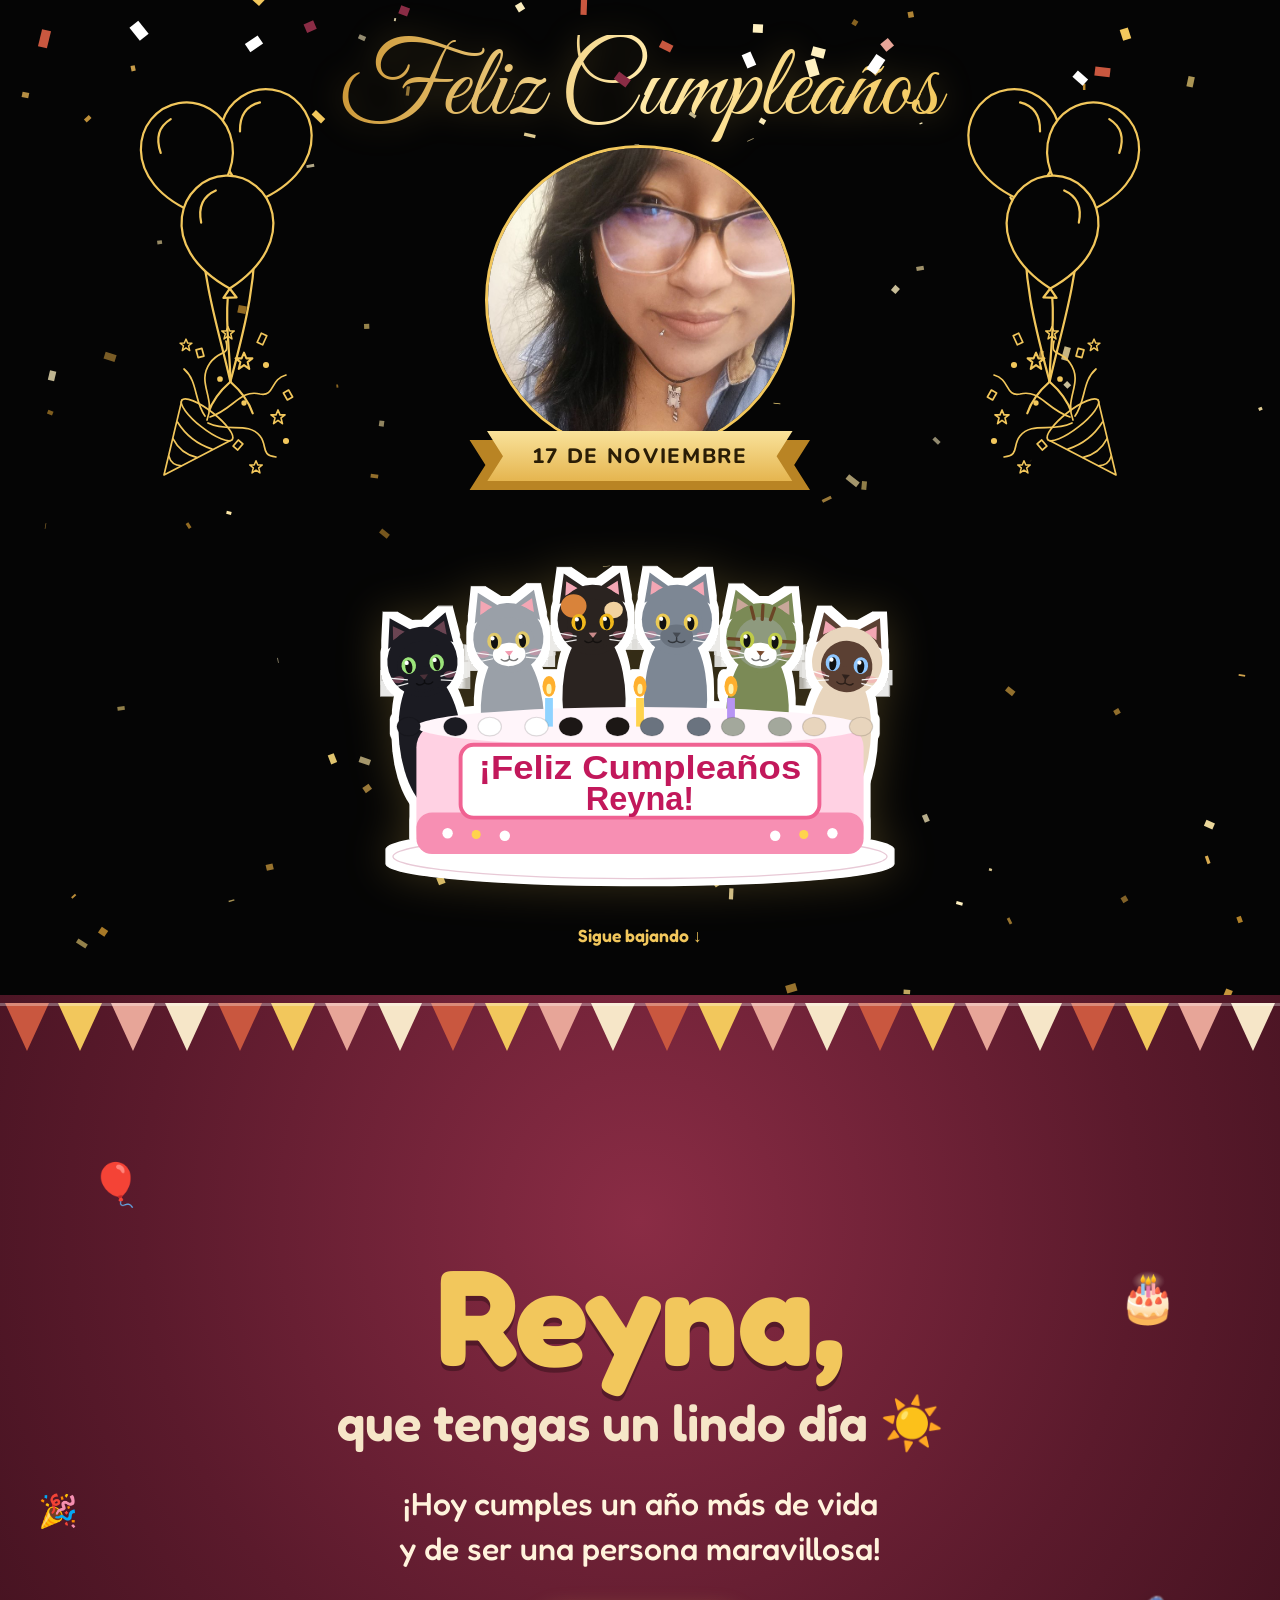
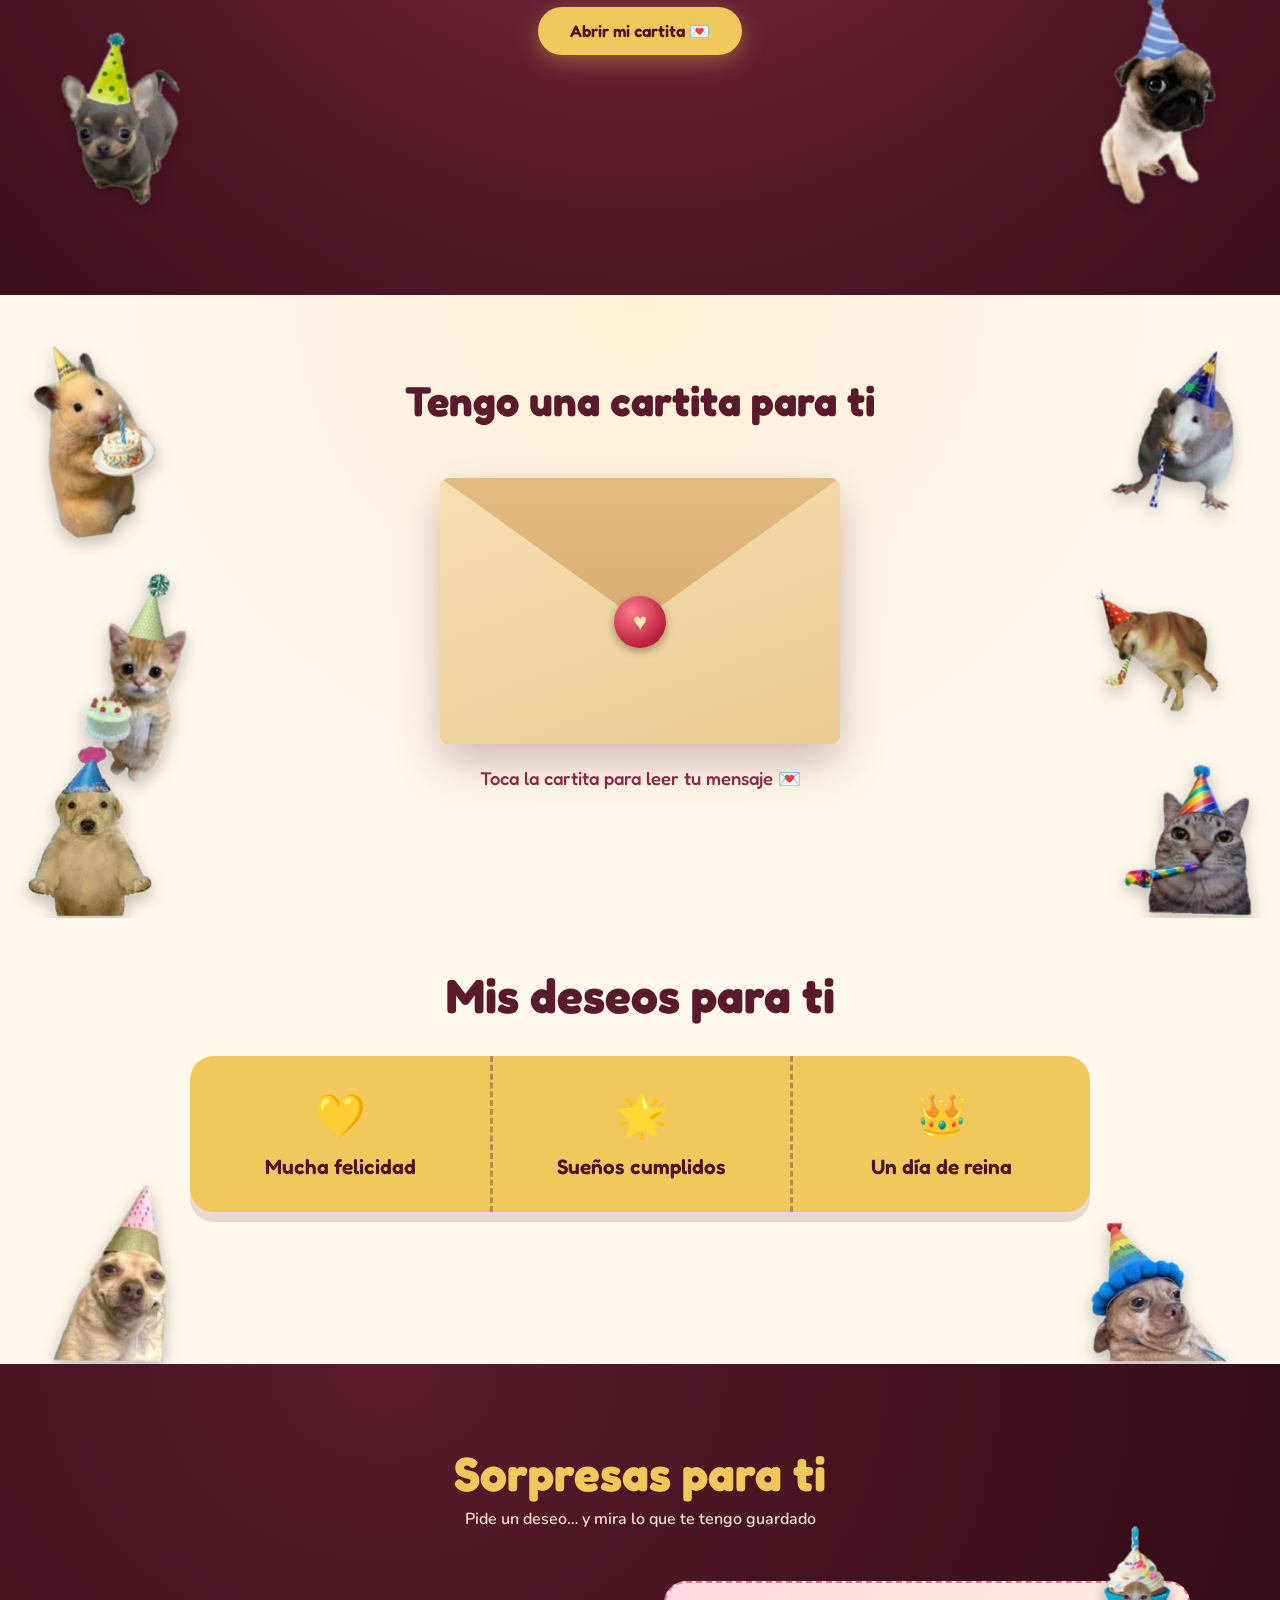
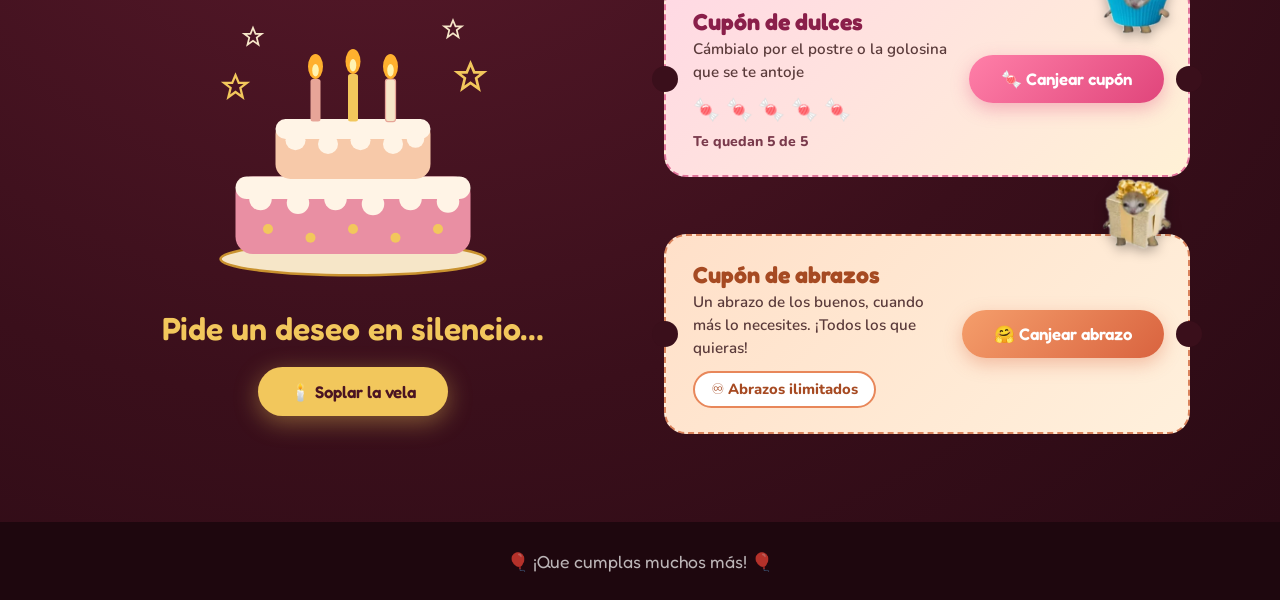
<file: index.html>
<!DOCTYPE html>
<html lang="es">
<head>
  <meta charset="UTF-8"/>
  <meta name="viewport" content="width=device-width, initial-scale=1.0"/>
  <title>¡Feliz cumpleaños!</title>
  <link rel="preconnect" href="https://fonts.googleapis.com"/>
  <link rel="preconnect" href="https://fonts.gstatic.com" crossorigin/>
  <link href="https://fonts.googleapis.com/css2?family=Fredoka:wght@500;600;700&family=Caveat:wght@500;700&family=Great+Vibes&family=Nunito:wght@400;600;800&display=swap" rel="stylesheet"/>
  <link rel="stylesheet" href="style.css"/>
</head>
<body class="locked">

<!-- ═══════════════════════════════════════════
     1) VIDEO DE INTRO (lo primero que se ve)
     El archivo del video debe llamarse: intro.mp4
     y estar en la misma carpeta que este index.html
     ═══════════════════════════════════════════ -->
<div class="intro" id="intro">
  <video id="introVideo" src="intro.mp4" autoplay muted playsinline preload="auto"></video>

  <button class="intro-btn intro-sound" id="soundBtn" type="button">🔊 Activar sonido</button>
  <button class="intro-btn intro-skip"  id="skipBtn"  type="button">Saltar ›</button>
  <button class="intro-play" id="playBtn" type="button" hidden>▶ Toca para ver la sorpresa</button>

  <div class="intro-bar"><span id="introBar"></span></div>
</div>

<canvas id="confetti" aria-hidden="true"></canvas>


<!-- ═══════════════════════════════════════════
     2) CONTENIDO DE LA PÁGINA
     ═══════════════════════════════════════════ -->
<main>

  <!-- ═══════════════════════════════════════════
       PORTADA DORADA (foto de Reyna) + GATITOS DEBAJO
       · La foto es reyna.jpg (misma carpeta que este index.html)
       · La fecha de la cinta se cambia en CONFIG → cumple
       ═══════════════════════════════════════════ -->

  <!-- Dibujos reutilizables (globos y cotillón) -->
  <svg width="0" height="0" style="position:absolute" aria-hidden="true" focusable="false">
    <defs>
      <path id="star5" d="M0-7L2-2.2 7-2.2 3 .9 4.4 6.6 0 3.4-4.4 6.6-3 .9-7-2.2-2-2.2Z"/>

      <g id="g-balloons">
        <g fill="none">
          <path d="M97 106C99 160 88 198 78 236"/>
          <path d="M55 116C58 165 70 200 78 236"/>
          <path d="M76 172C74 196 78 214 78 236"/>
          <path d="M78 236C70 243 64 251 61 260M78 236C86 243 92 251 95 260"/>
        </g>
        <g transform="translate(104 56) rotate(8)">
          <path d="M0 43C-57 9-35-43 0-43C35-43 57 9 0 43Z"/><path d="M-5 50L0 43 5 50Z"/><path fill="none" d="M-20-8Q-23-26-8-32"/>
        </g>
        <g transform="translate(46 66) rotate(-10)">
          <path d="M0 43C-57 9-35-43 0-43C35-43 57 9 0 43Z"/><path d="M-5 50L0 43 5 50Z"/><path fill="none" d="M-20-8Q-23-26-8-32"/>
        </g>
        <g transform="translate(76 122) rotate(-2)">
          <path d="M0 43C-57 9-35-43 0-43C35-43 57 9 0 43Z"/><path d="M-5 50L0 43 5 50Z"/><path fill="none" d="M-20-8Q-23-26-8-32"/>
        </g>
      </g>

      <g id="g-cone">
        <g transform="translate(48 158) rotate(38)">
          <path d="M-32-70L0 0 32-70Z"/>
          <ellipse cx="0" cy="-70" rx="32" ry="9"/>
          <path fill="none" d="M-22-50Q0-42 22-50M-15-34Q0-27 15-34M-8-18Q0-12 8-18"/>
        </g>
      </g>

      <g id="g-burst">
        <path d="M91 103C100 80 80 66 94 46C104 32 114 40 110 24"/>
        <path d="M94 100C118 92 124 72 144 77C159 80 154 62 170 58"/>
        <path d="M92 106C112 116 132 104 144 119C152 129 144 138 160 140"/>
        <path d="M89 99C78 84 82 64 68 52"/>
        <g transform="translate(128 44) scale(1.2)"><use href="#star5"/></g>
        <g transform="translate(162 100)"><use href="#star5"/></g>
        <g transform="translate(112 16) scale(.9)"><use href="#star5"/></g>
        <g transform="translate(70 28) scale(.85)"><use href="#star5"/></g>
        <g transform="translate(140 150) scale(.9)"><use href="#star5"/></g>
        <rect x="-3" y="-5" width="6" height="10" transform="translate(146 22) rotate(25)"/>
        <rect x="-3" y="-4" width="6" height="8" transform="translate(172 78) rotate(-30)"/>
        <rect x="-3" y="-4" width="6" height="8" transform="translate(122 128) rotate(40)"/>
        <rect x="-3" y="-4" width="6" height="8" transform="translate(84 36) rotate(-15)"/>
        <circle cx="150" cy="48" r="2.2" fill="#f2c75c"/><circle cx="104" cy="62" r="2" fill="#f2c75c"/>
        <circle cx="170" cy="124" r="2.2" fill="#f2c75c"/><circle cx="128" cy="86" r="1.8" fill="#f2c75c"/>
      </g>
    </defs>
  </svg>

  <section class="opening" id="opening">
    <canvas class="gold-confetti" id="goldConfetti" aria-hidden="true"></canvas>

    <div class="gold-intro">
      <!-- Globos -->
      <div class="deco balloons left enter" aria-hidden="true">
        <svg class="sway" viewBox="0 0 160 270" fill="#050505" stroke="#f2c75c" stroke-width="1.7" stroke-linecap="round" stroke-linejoin="round">
          <use href="#g-balloons"/>
        </svg>
      </div>
      <div class="deco balloons right enter" aria-hidden="true">
        <svg class="sway" viewBox="0 0 160 270" fill="#050505" stroke="#f2c75c" stroke-width="1.7" stroke-linecap="round" stroke-linejoin="round">
          <g transform="translate(160 0) scale(-1 1)"><use href="#g-balloons"/></g>
        </svg>
      </div>

      <!-- Cotillón -->
      <div class="deco popper left enter" aria-hidden="true">
        <svg viewBox="0 0 190 190" fill="none" stroke="#f2c75c" stroke-width="1.7" stroke-linecap="round" stroke-linejoin="round">
          <use href="#g-cone" fill="#050505"/>
          <use href="#g-burst" class="burst"/>
        </svg>
      </div>
      <div class="deco popper right enter" aria-hidden="true">
        <svg viewBox="0 0 190 190" fill="none" stroke="#f2c75c" stroke-width="1.7" stroke-linecap="round" stroke-linejoin="round">
          <g transform="translate(190 0) scale(-1 1)">
            <use href="#g-cone" fill="#050505"/>
            <use href="#g-burst" class="burst"/>
          </g>
        </svg>
      </div>

      <!-- Título, foto y cinta -->
      <div class="gold-center">
        <h2 class="gold-title enter"><span>Feliz Cumpleaños</span></h2>
        <div class="photo-wrap enter">
          <div class="photo-ring"><img src="reyna.jpg" alt="Foto de Reyna"/></div>
        </div>
        <div class="ribbon-wrap enter">
          <div class="ribbon" data-fill="cumple">17 de noviembre</div>
        </div>
      </div>
    </div>

  <!-- ═══════════════════════════════════════════
       GATITOS CON EL PASTEL (aparece justo después del video)
       Nota: el nombre "Reyna" del pastel está escrito dentro del dibujo (SVG).
       Si cambias el nombre, busca "Reyna" en este bloque y cámbialo.
       ═══════════════════════════════════════════ -->
  <section class="hero-gatitos">
<svg viewBox="0 0 400 300" role="img" aria-labelledby="hg-t">
 <title id="hg-t">Seis gatitos juntos sostienen un pastel que dice ¡Feliz Cumpleaños Reyna!</title>
 <defs>
  <filter id="st" x="-3%" y="-3%" width="106%" height="108%" color-interpolation-filters="sRGB">
   <feMorphology in="SourceAlpha" operator="dilate" radius="5" result="d"/>
   <feFlood flood-color="#fff"/><feComposite in2="d" operator="in" result="w"/>
   <feMerge><feMergeNode in="w"/><feMergeNode in="SourceGraphic"/></feMerge>
  </filter>
  <symbol id="kt" viewBox="0 0 80 130" overflow="visible">
   <ellipse cx="40" cy="110" rx="27" ry="60" style="fill:var(--fur)"/>
   <path d="M12 28L16 2L36 16ZM68 28L64 2L44 16Z" style="fill:var(--ear,var(--fur))"/>
   <path d="M17 21L18 9L28 15ZM63 21L62 9L52 15Z" style="fill:var(--ein,#f3a6b4)"/>
   <circle cx="40" cy="42" r="30" style="fill:var(--fur)"/>
   <ellipse cx="40" cy="46" rx="22" ry="22" style="fill:var(--mask,var(--fur))"/>
   <g style="opacity:var(--po,0)"><ellipse cx="24" cy="30" rx="11" ry="10" fill="#d9833a"/><ellipse cx="58" cy="34" rx="8" ry="7" fill="#f1d2a0"/></g>
   <g style="opacity:var(--so,0);stroke:var(--stripe,#2e2118)" stroke-width="2.8" stroke-linecap="round" fill="none"><path d="M40 14V26M30 16L33 26M50 16L47 26M12 44H22M13 52H22M68 44H58M67 52H58"/></g>
   <ellipse cx="40" cy="56" rx="14" ry="10" style="fill:var(--muz,var(--fur))"/>
   <ellipse cx="18" cy="55" rx="5" ry="3" fill="#ff8aa8" opacity=".35"/><ellipse cx="62" cy="55" rx="5" ry="3" fill="#ff8aa8" opacity=".35"/>
   <ellipse cx="28" cy="44" rx="6.2" ry="7.2" style="fill:var(--eye)"/><ellipse cx="52" cy="44" rx="6.2" ry="7.2" style="fill:var(--eye)"/>
   <ellipse cx="28" cy="45" rx="3" ry="5.6" fill="#111"/><ellipse cx="52" cy="45" rx="3" ry="5.6" fill="#111"/>
   <circle cx="26.5" cy="41.5" r="1.8" fill="#fff"/><circle cx="50.5" cy="41.5" r="1.8" fill="#fff"/>
   <path d="M36.5 53H43.5L40 57.5Z" style="fill:var(--nose)"/>
   <path d="M40 57.5V60M40 60Q36 63 33 60M40 60Q44 63 47 60" stroke="#0008" stroke-width="1.2" fill="none" stroke-linecap="round"/>
   <path d="M26 56L6 52M26 59L7 62M54 56L74 52M54 59L73 62" stroke="#fff" stroke-opacity=".9" stroke-width="1"/>
  </symbol>
  <g id="pw"><ellipse cx="20" cy="0" rx="10" ry="8" style="fill:var(--paw,var(--fur))" stroke="#0002"/><ellipse cx="60" cy="0" rx="10" ry="8" style="fill:var(--paw,var(--fur))" stroke="#0002"/></g>
 </defs>

 <g filter="url(#st)"><g class="all">
  <!-- gatitos: negro, blanco y gris, carey, gris azulado, atigrado café, siamés -->
  <g transform="translate(4,74) scale(.9) rotate(-6 40 120)"><g class="kb" style="--i:0"><use href="#kt" class="c1" width="80" height="130"/></g></g>
  <g transform="translate(66.4,56) scale(.9) rotate(-3 40 120)"><g class="kb" style="--i:1"><use href="#kt" class="c2" width="80" height="130"/></g></g>
  <g transform="translate(128.8,42) scale(.9) rotate(-1 40 120)"><g class="kb" style="--i:2"><use href="#kt" class="c3" width="80" height="130"/></g></g>
  <g transform="translate(191.2,42) scale(.9) rotate(1 40 120)"><g class="kb" style="--i:3"><use href="#kt" class="c4" width="80" height="130"/></g></g>
  <g transform="translate(253.6,56) scale(.9) rotate(3 40 120)"><g class="kb" style="--i:4"><use href="#kt" class="c5" width="80" height="130"/></g></g>
  <g transform="translate(316,74) scale(.9) rotate(6 40 120)"><g class="kb" style="--i:5"><use href="#kt" class="c6" width="80" height="130"/></g></g>

  <!-- pastel -->
  <ellipse cx="200" cy="262" rx="190" ry="17" fill="#fff" stroke="#e8c9d6"/>
  <rect x="28" y="160" width="344" height="100" rx="18" fill="#ffd1e3"/>
  <rect x="28" y="228" width="344" height="32" rx="12" fill="#f78fb3"/>
  <ellipse cx="200" cy="162" rx="172" ry="15" fill="#fff5fa"/>
  <g fill="#fff"><circle cx="52" cy="244" r="4"/><circle cx="96" cy="246" r="4"/><circle cx="304" cy="246" r="4"/><circle cx="348" cy="244" r="4"/></g>
  <g fill="#ffd34d"><circle cx="74" cy="245" r="3.5"/><circle cx="326" cy="245" r="3.5"/></g>
  <rect x="62" y="176" width="276" height="56" rx="10" fill="#fff" stroke="#f06292" stroke-width="3"/>
  <g font-family="Trebuchet MS,Segoe UI,sans-serif" font-weight="800" text-anchor="middle" fill="#c2185b">
   <text x="200" y="202" font-size="25" textLength="248" lengthAdjust="spacingAndGlyphs">¡Feliz Cumpleaños</text>
   <text x="200" y="226" font-size="25">Reyna!</text>
  </g>
  <!-- velas -->
  <g>
   <rect x="127" y="140" width="6" height="22" fill="#8fd3ff"/><rect x="197" y="140" width="6" height="22" fill="#ffd34d"/><rect x="267" y="140" width="6" height="22" fill="#b794f4"/>
   <g fill="#ffb02e"><ellipse class="fl" cx="130" cy="131" rx="5" ry="8"/><ellipse class="fl" cx="200" cy="131" rx="5" ry="8"/><ellipse class="fl" cx="270" cy="131" rx="5" ry="8"/></g>
   <g fill="#fff3b0"><ellipse cx="130" cy="133" rx="2" ry="4"/><ellipse cx="200" cy="133" rx="2" ry="4"/><ellipse cx="270" cy="133" rx="2" ry="4"/></g>
  </g>
  <!-- patitas agarrando el pastel -->
  <g transform="translate(4,162) scale(.9)"><use href="#pw" class="c1"/></g>
  <g transform="translate(66.4,162) scale(.9)"><use href="#pw" class="c2"/></g>
  <g transform="translate(128.8,162) scale(.9)"><use href="#pw" class="c3"/></g>
  <g transform="translate(191.2,162) scale(.9)"><use href="#pw" class="c4"/></g>
  <g transform="translate(253.6,162) scale(.9)"><use href="#pw" class="c5"/></g>
  <g transform="translate(316,162) scale(.9)"><use href="#pw" class="c6"/></g>
 </g></g>
</svg>
    <a class="gatitos-next" href="#inicio">Sigue bajando ↓</a>
  </section>
  </section><!-- /opening -->

  <!-- Portada cálida (antes azul) -->
  <header class="hero" id="inicio">
    <div class="bunting" aria-hidden="true">
      <span></span><span></span><span></span><span></span><span></span><span></span>
      <span></span><span></span><span></span><span></span><span></span><span></span>
      <span></span><span></span><span></span><span></span><span></span><span></span>
      <span></span><span></span><span></span><span></span><span></span><span></span>
    </div>

    <div class="hero-inner">
      <h1 class="hero-greet reveal">
        <span class="hero-name"><span data-fill="nombre">Reyna</span>,</span>
        <span class="hero-day"><span data-fill="lindoDia">que tengas un lindo día</span> <span class="sun" aria-hidden="true">☀️</span></span>
      </h1>
      <p class="hero-msg reveal" style="--rd:.15s" data-fill="mensajeHero">¡Hoy cumples un año más de vida y de ser una persona maravillosa!</p>
      <a class="btn btn-sun reveal" style="--rd:.3s" href="#mensaje">Abrir mi cartita 💌</a>
    </div>

    <span class="float f1" aria-hidden="true">🎈</span>
    <span class="float f2" aria-hidden="true">🎂</span>
    <span class="float f3" aria-hidden="true">🎁</span>
    <span class="float f4" aria-hidden="true">🎈</span>
    <span class="float f5" aria-hidden="true">🎉</span>
    <img class="stk" src="stickers/chihuahua-verde.webp" alt="" aria-hidden="true" loading="lazy" decoding="async" style="--l:5%;--b:5.5rem;--w:120px;--r:-6deg;--d:4.2s;--ml:3%;--mb:1.2rem;--mt:auto;--mw:116px"/>
    <img class="stk" src="stickers/pug.webp" alt="" aria-hidden="true" loading="lazy" decoding="async" style="--rt:5%;--b:5.5rem;--w:112px;--r:6deg;--d:4.8s;--dl:.6s;--mrt:3%;--mb:1.2rem;--mt:auto;--mw:110px"/>
  </header>

  <!-- ═══════════════════════════════════════════
       CARTITA: el mensaje solo se lee al tocar el sobre
       ═══════════════════════════════════════════ -->
  <section class="message" id="mensaje">
    <img class="stk" src="stickers/hamster-pastel.webp" alt="" aria-hidden="true" loading="lazy" decoding="async" style="--l:3%;--t:7%;--w:118px;--r:-8deg;--d:4.6s;--ml:2%;--mt:1.2rem;--mb:auto;--mw:90px"/>
    <img class="stk" src="stickers/rata-trompeta.webp" alt="" aria-hidden="true" loading="lazy" decoding="async" style="--rt:3%;--t:8%;--w:124px;--r:8deg;--d:5s;--dl:.5s;--mrt:2%;--mt:1.2rem;--mb:auto;--mw:104px"/>
    <img class="stk stand" src="stickers/gatito-pastel.webp" alt="" aria-hidden="true" loading="lazy" decoding="async" style="--l:6%;--t:44%;--w:96px;--r:6deg;--d:4.2s;--dl:.9s;--ml:calc(50% - 40px);--mrt:auto;--mt:auto;--mb:0;--mw:66px"/>
    <img class="stk" src="stickers/cheems.webp" alt="" aria-hidden="true" loading="lazy" decoding="async" style="--rt:5%;--t:46%;--w:118px;--r:-6deg;--d:4.9s;--dl:.3s;--mrt:auto;--ml:calc(50% - 50px);--mt:1.5rem;--mb:auto;--mw:100px"/>
    <img class="stk stand" src="stickers/perrito-azul.webp" alt="" aria-hidden="true" loading="lazy" decoding="async" style="--l:2%;--b:0;--w:128px;--r:0deg;--d:3.8s;--ml:0%;--mb:0;--mt:auto;--mw:112px"/>
    <img class="stk stand" src="stickers/gato-trompeta.webp" alt="" aria-hidden="true" loading="lazy" decoding="async" style="--rt:2%;--b:0;--w:132px;--r:0deg;--d:4.2s;--dl:.7s;--mrt:0%;--mb:0;--mt:auto;--mw:118px"/>

    <div class="mail-stage" id="mailStage">
      <div class="env-area" id="envArea">
        <h2 class="mail-title">Tengo una cartita para ti</h2>
        <button class="envelope" id="envelopeBtn" type="button" aria-expanded="false" aria-controls="letterWrap" aria-label="Abrir la cartita para leer el mensaje">
          <span class="env-body">
            <span class="env-back"></span>
            <span class="env-paper"></span>
            <span class="env-front"></span>
            <span class="env-flap"></span>
            <span class="env-seal" aria-hidden="true">♥</span>
          </span>
        </button>
        <p class="env-hint">Toca la cartita para leer tu mensaje 💌</p>
      </div>

      <div class="letter-wrap" id="letterWrap" hidden>
        <article class="letter" id="letter" tabindex="-1">
          <button class="audio-btn" id="audioBtn" type="button" aria-label="Escuchar o pausar el audio de la carta">
            <span class="eq" aria-hidden="true"><i></i><i></i><i></i></span>
            <span id="audioLabel">Escuchar audio</span>
          </button>
          <h2 id="letterGreeting"></h2>
          <div id="letterBody"></div>
          <p class="sign" id="letterSign"></p>
        </article>
      </div>
    </div>
  </section>

  <!-- Deseos -->
  <section class="wishes">
    <h2>Mis deseos para ti</h2>
    <div class="wish-strip" id="wishStrip"></div>
    <img class="stk stand" src="stickers/chihuahua-sonrisa.webp" alt="" aria-hidden="true" loading="lazy" decoding="async" style="--l:4%;--b:0;--w:118px;--r:0deg;--d:4s;--ml:3%;--mb:0;--mt:auto;--mw:104px"/>
    <img class="stk stand" src="stickers/chihuahua-pompon.webp" alt="" aria-hidden="true" loading="lazy" decoding="async" style="--rt:4%;--b:0;--w:140px;--r:0deg;--d:4.6s;--dl:.5s;--mrt:3%;--mb:0;--mt:auto;--mw:122px"/>
  </section>

  <!-- ═══════════════════════════════════════════
       SORPRESAS: vela + cupones
       ═══════════════════════════════════════════ -->
  <section class="surprises" id="sorpresas">
    <div class="sur-head">
      <h2>Sorpresas para ti</h2>
      <p>Pide un deseo… y mira lo que te tengo guardado</p>
    </div>

    <div class="sur-grid">

      <!-- Vela -->
      <div class="candle-card reveal">
        <div class="cake-wrap" id="cakeWrap">
          <div class="halo" aria-hidden="true"></div>
          <img class="pop-stk left"  src="stickers/hurones-pastel.webp" alt="" aria-hidden="true" style="--r:-8deg"/>
          <img class="pop-stk right" src="stickers/hamster-vela.webp"   alt="" aria-hidden="true" style="--r:8deg"/>

          <svg class="cake-svg" viewBox="0 0 240 230" role="img" aria-label="Pastel de cumpleaños con tres velas">
            <ellipse cx="120" cy="208" rx="106" ry="13" fill="#F6E6C8" stroke="#C9922F" stroke-width="2"/>
            <!-- piso inferior -->
            <rect x="26" y="142" width="188" height="62" rx="14" fill="#E98FA3"/>
            <rect x="26" y="142" width="188" height="18" rx="9" fill="#FFF4E6"/>
            <g fill="#FFF4E6"><circle cx="46" cy="160" r="9"/><circle cx="76" cy="163" r="9"/><circle cx="106" cy="160" r="9"/><circle cx="136" cy="164" r="9"/><circle cx="166" cy="160" r="9"/><circle cx="196" cy="162" r="9"/></g>
            <g fill="#F2C75C"><circle cx="52" cy="184" r="4"/><circle cx="86" cy="191" r="4"/><circle cx="120" cy="184" r="4"/><circle cx="154" cy="191" r="4"/><circle cx="188" cy="184" r="4"/></g>
            <!-- piso superior -->
            <rect x="58" y="96" width="124" height="48" rx="12" fill="#F7C9A9"/>
            <rect x="58" y="96" width="124" height="16" rx="8" fill="#FFF4E6"/>
            <g fill="#FFF4E6"><circle cx="74" cy="113" r="8"/><circle cx="100" cy="116" r="8"/><circle cx="126" cy="113" r="8"/><circle cx="152" cy="116" r="8"/><circle cx="170" cy="112" r="7"/></g>
            <!-- velas -->
            <rect x="86" y="64" width="8" height="34" rx="2" fill="#E7A598"/>
            <rect x="116" y="60" width="8" height="38" rx="2" fill="#F2C75C"/>
            <rect x="146" y="64" width="8" height="34" rx="2" fill="#F6E6C8" stroke="#E7A598"/>
            <!-- llamas -->
            <g class="flame" style="--dl:0s"><ellipse cx="90" cy="54" rx="6" ry="10" fill="#FFB02E"/><ellipse cx="90" cy="57" rx="2.6" ry="5" fill="#FFF3B0"/></g>
            <g class="flame" style="--dl:.12s"><ellipse cx="120" cy="50" rx="6" ry="10" fill="#FFB02E"/><ellipse cx="120" cy="53" rx="2.6" ry="5" fill="#FFF3B0"/></g>
            <g class="flame" style="--dl:.24s"><ellipse cx="150" cy="54" rx="6" ry="10" fill="#FFB02E"/><ellipse cx="150" cy="57" rx="2.6" ry="5" fill="#FFF3B0"/></g>
            <!-- humo al apagarse -->
            <g fill="#fff">
              <circle class="puff" cx="90"  cy="50" r="4" style="--dl:0s;--dx:-6px"/>
              <circle class="puff" cx="90"  cy="50" r="3" style="--dl:.25s;--dx:6px"/>
              <circle class="puff" cx="120" cy="46" r="4" style="--dl:.08s;--dx:4px"/>
              <circle class="puff" cx="120" cy="46" r="3" style="--dl:.33s;--dx:-5px"/>
              <circle class="puff" cx="150" cy="50" r="4" style="--dl:.16s;--dx:6px"/>
              <circle class="puff" cx="150" cy="50" r="3" style="--dl:.41s;--dx:-6px"/>
            </g>
            <!-- estrellitas -->
            <g transform="translate(26 70) scale(1.3)"><use href="#star5" class="tw" fill="none" stroke="#F2C75C" stroke-width="1.4" style="--dl:0s"/></g>
            <g transform="translate(214 62) scale(1.5)"><use href="#star5" class="tw" fill="none" stroke="#F2C75C" stroke-width="1.4" style="--dl:.7s"/></g>
            <g transform="translate(40 30)"><use href="#star5" class="tw" fill="none" stroke="#F6E6C8" stroke-width="1.4" style="--dl:1.2s"/></g>
            <g transform="translate(200 24)"><use href="#star5" class="tw" fill="none" stroke="#F6E6C8" stroke-width="1.4" style="--dl:.4s"/></g>
          </svg>

          <span class="spark" style="--a:0deg;--i:0"   aria-hidden="true">✨</span>
          <span class="spark" style="--a:45deg;--i:1"  aria-hidden="true">⭐</span>
          <span class="spark" style="--a:90deg;--i:2"  aria-hidden="true">✨</span>
          <span class="spark" style="--a:135deg;--i:3" aria-hidden="true">🎉</span>
          <span class="spark" style="--a:180deg;--i:4" aria-hidden="true">✨</span>
          <span class="spark" style="--a:225deg;--i:5" aria-hidden="true">⭐</span>
          <span class="spark" style="--a:270deg;--i:6" aria-hidden="true">✨</span>
          <span class="spark" style="--a:315deg;--i:7" aria-hidden="true">🎉</span>
        </div>

        <p class="candle-text" id="candleText">Pide un deseo en silencio…</p>
        <div class="wish-reveal" id="wishReveal" aria-live="polite" hidden>
          <p class="wish-main" id="wishMain"></p>
          <p class="wish-sub" id="wishSub"></p>
        </div>
        <button class="btn btn-sun" id="blowBtn" type="button">🕯️ Soplar la vela</button>
        <button class="link-btn" id="relightBtn" type="button" hidden>🔥 Encender de nuevo</button>
      </div>

      <!-- Cupones -->
      <div class="coupons" aria-label="Cupones">
        <article class="reveal coupon coupon-sweet" id="couponSweet">
          <img class="coupon-stk" src="stickers/gato-cupcake.webp" alt="" aria-hidden="true" loading="lazy"/>
          <div>
            <h3>Cupón de dulces</h3>
            <p class="sub">Cámbialo por el postre o la golosina que se te antoje</p>
            <div class="pips" id="pipsSweet" aria-hidden="true"></div>
            <p class="left-count" id="leftSweet"></p>
          </div>
          <div class="coupon-action" id="actionSweet"></div>
        </article>

        <article class="reveal coupon coupon-hug" id="couponHug" style="--rd:.12s">
          <img class="coupon-stk" src="stickers/gato-regalo.webp" alt="" aria-hidden="true" loading="lazy" style="animation-delay:.8s"/>
          <div>
            <h3>Cupón de abrazos</h3>
            <p class="sub">Un abrazo de los buenos, cuando más lo necesites. ¡Todos los que quieras!</p>
            <p class="unlimited"><span aria-hidden="true">♾️</span> Abrazos ilimitados</p>
          </div>
          <div class="coupon-action">
            <button class="btn btn-hug" type="button" data-redeem="abrazos">🤗 Canjear abrazo</button>
          </div>
        </article>
      </div>

    </div>
  </section>

  <footer class="foot">
    <p>🎈 ¡Que cumplas muchos más! 🎈</p>
  </footer>
</main>


<!-- Ficha de canje (dulces / abrazos) -->
<div class="modal" id="modal" hidden>
  <div class="modal-backdrop" data-close></div>
  <div class="modal-card sweet" id="modalCard" role="dialog" aria-modal="true" aria-labelledby="modalTitle">
    <button class="modal-x" type="button" data-close aria-label="Cerrar">✕</button>
    <div class="modal-deco" id="modalDeco" aria-hidden="true"></div>

    <div class="step" data-step="ask">
      <h3 id="modalTitle">¿Qué deseas canjear?</h3>
      <p>Cuéntame qué se te antoja: un helado, un chocolate, una torta…</p>
      <label class="sr" for="wishInput">¿Qué deseas canjear?</label>
      <input id="wishInput" type="text" maxlength="140" autocomplete="off" placeholder="Escribe aquí lo que quieres 🍬"/>
      <p class="err" id="askErr" hidden>Escribe primero qué te gustaría canjear 🍭</p>
      <div class="modal-btns">
        <button class="btn btn-candy" id="askNext" type="button">Continuar</button>
      </div>
    </div>

    <div class="step" data-step="confirm" hidden>
      <h3 id="confirmTitle">¿Confirmas tu canje?</h3>
      <p id="confirmLead"></p>
      <blockquote id="confirmText" hidden></blockquote>
      <div class="modal-btns">
        <button class="btn btn-candy" id="confirmYes" type="button">Sí, canjear</button>
        <button class="btn btn-soft" id="confirmBack" type="button">Cambiar</button>
      </div>
    </div>

    <div class="step" data-step="done" hidden>
      <h3>¡Listo! 🎉</h3>
      <p>Se abrió WhatsApp con tu mensaje ya escrito. Solo toca <b>Enviar</b> para que me llegue 💌</p>
      <div class="modal-btns">
        <a class="btn btn-wa" id="waLink" href="#" target="_blank" rel="noopener">💬 Abrir WhatsApp de nuevo</a>
        <button class="btn btn-soft" type="button" data-close>Cerrar</button>
      </div>
    </div>
  </div>
</div>


<!-- ═══════════════════════════════════════════
     AQUÍ CAMBIAS LOS TEXTOS Y LOS DATOS
     Solo edita lo que está entre comillas.
     ═══════════════════════════════════════════ -->
<script>
const CONFIG = {
  nombre: "Reyna",                       // Nombre de quien cumple años
  cumple: "17 de noviembre",             // Fecha que aparece en la cinta dorada

  // Portada: "Reyna, que tengas un lindo día" y el mensaje de abajo
  lindoDia: "que tengas un lindo día",
  mensajeHero: "¡Hoy cumples un año más de vida y de ser una persona maravillosa!",

  // La cartita (solo se lee al tocar el sobre). Cada línea es un párrafo.
  saludo: "Querida Reyna,",
  mensaje: [
    "Hoy el mundo celebra algo muy bonito: que tú llegaste a él. Treinta años de risas, de aprendizajes y de caminos recorridos con una fuerza que inspira.",
    "Eres una persona muy importante para mi. Tu forma de ser, tu corazón noble y tu sonrisa hacen mejores los días de quienes te rodean. Gracias por ser como eres.",
    "Quiero que cuides de tu salud. Que cada sueño que guardas en el corazón encuentre su momento de florecer, y que nunca te falte el amor del bueno.",
    "Estos treinta son solo el comienzo de todo lo hermoso que viene. Y como tu nombre lo dice, hoy te toca ser la reina del día 👑 ¡Feliz cumpleaños, Reyna!",
    "Pdst:Tu qlito esta abiertito"
  ],
  firma: "Con mucho cariño,\nJesús",       // \n hace un salto de línea

  // Tres deseos (ícono + texto corto)
  deseos: [
    { icono: "💛", texto: "Mucha felicidad" },
    { icono: "🌟", texto: "Sueños cumplidos" },
    { icono: "👑", texto: "Un día de reina" }
  ],

  // Lo que aparece al soplar la vela
  deseoVela:  "Te deseo lo mejor y espero que logres cumplir todo lo que te propongas.",
  deseoVela2: "Que este nuevo año de vida te abrace con salud, amor y muchas razones para sonreír.",

  // Cupones: a este número llegan los mensajes de WhatsApp (código de Bolivia 591, sin + ni espacios)
  whatsapp: "59168912447",
  cupones: { dulces: 5 }                 // Los abrazos son ilimitados, no llevan contador
};
</script>

<script>
document.documentElement.classList.add('js');
const $  = (s, r = document) => r.querySelector(s);
const $$ = (s, r = document) => Array.from(r.querySelectorAll(s));

/* ── Rellenar textos desde CONFIG ── */
$$('[data-fill]').forEach(el => {
  const v = CONFIG[el.dataset.fill];
  if (v !== undefined) el.textContent = v;
});
document.title = '¡Feliz cumpleaños, ' + CONFIG.nombre + '!';

CONFIG.deseos.forEach((d, i) => {
  const div = document.createElement('div');
  div.className = 'wish reveal';
  div.style.setProperty('--rd', (i * 0.12) + 's');
  div.innerHTML = '<span aria-hidden="true"></span><p></p>';
  $('span', div).textContent = d.icono;
  $('p', div).textContent = d.texto;
  $('#wishStrip').appendChild(div);
});

/* ── Confeti de celebración (colores cálidos) ── */
function confetti(duration) {
  if (window.matchMedia('(prefers-reduced-motion: reduce)').matches) return;
  const c = $('#confetti'), ctx = c.getContext('2d');
  c.width = innerWidth; c.height = innerHeight;
  const colors = ['#F2C75C', '#E7A598', '#C9573F', '#FFF1C1', '#8A2C45', '#FFFFFF'];
  const pieces = Array.from({ length: 150 }, () => ({
    x: Math.random() * c.width,
    y: -20 - Math.random() * c.height * 0.6,
    w: 6 + Math.random() * 6, h: 9 + Math.random() * 9,
    vx: -1.2 + Math.random() * 2.4, vy: 2 + Math.random() * 3.5,
    r: Math.random() * 6, vr: -0.2 + Math.random() * 0.4,
    col: colors[Math.floor(Math.random() * colors.length)]
  }));
  const t0 = performance.now();
  (function frame(t) {
    ctx.clearRect(0, 0, c.width, c.height);
    pieces.forEach(p => {
      p.x += p.vx; p.y += p.vy; p.r += p.vr;
      ctx.save(); ctx.translate(p.x, p.y); ctx.rotate(p.r);
      ctx.fillStyle = p.col; ctx.fillRect(-p.w / 2, -p.h / 2, p.w, p.h);
      ctx.restore();
    });
    if (t - t0 < duration) requestAnimationFrame(frame);
    else ctx.clearRect(0, 0, c.width, c.height);
  })(t0);
}

/* ── Confeti dorado de la portada ── */
const goldConfetti = (function () {
  const sec = $('#opening');
  const cv = $('#goldConfetti');
  if (!sec || !cv) return { start() {} };
  const ctx = cv.getContext('2d');
  const reduce = window.matchMedia('(prefers-reduced-motion: reduce)').matches;
  const cols = ['#f6d77a', '#e8b655', '#fff1c1', '#c9922f', '#ffe9a8', '#d9a441'];
  let W = 0, H = 0, pieces = [], running = false, started = false, visible = true;

  function make(initial) {
    return {
      x: Math.random() * W,
      y: initial ? Math.random() * H : -14 - Math.random() * 60,
      w: 3 + Math.random() * 5, h: 5 + Math.random() * 9,
      vy: 0.5 + Math.random() * 1.1, vx: -0.25 + Math.random() * 0.5,
      r: Math.random() * 6.28, vr: (Math.random() - 0.5) * 0.05,
      ph: Math.random() * 6.28,
      col: cols[Math.floor(Math.random() * cols.length)],
      a: 0.55 + Math.random() * 0.45
    };
  }
  function resize() {
    const r = sec.getBoundingClientRect();
    const dpr = Math.min(window.devicePixelRatio || 1, 2);
    W = r.width; H = r.height;
    cv.width = W * dpr; cv.height = H * dpr;
    ctx.setTransform(dpr, 0, 0, dpr, 0, 0);
    const n = Math.round(Math.min(90, Math.max(35, W / 12)));
    pieces = Array.from({ length: n }, () => make(true));
  }
  function draw() {
    ctx.clearRect(0, 0, W, H);
    for (const p of pieces) {
      p.y += p.vy; p.x += p.vx + Math.sin(p.ph += 0.02) * 0.25; p.r += p.vr;
      if (p.y > H + 14) Object.assign(p, make(false));
      ctx.save();
      ctx.globalAlpha = p.a;
      ctx.translate(p.x, p.y); ctx.rotate(p.r);
      ctx.scale(1, Math.cos(p.ph * 1.3));
      ctx.fillStyle = p.col;
      ctx.fillRect(-p.w / 2, -p.h / 2, p.w, p.h);
      ctx.restore();
    }
  }
  function loop() { if (!running) return; draw(); requestAnimationFrame(loop); }
  function go() { if (running || reduce || !started || !visible) return; running = true; requestAnimationFrame(loop); }

  resize();
  window.addEventListener('resize', resize);
  new IntersectionObserver(entries => {
    visible = entries[0].isIntersecting;
    if (visible) go(); else running = false;
  }).observe(sec);

  return { start() { started = true; if (reduce) draw(); go(); } };
})();

/* ── La cartita ── */
const stage = $('#mailStage'), envBtn = $('#envelopeBtn');
/* Audio de la carta: empieza al tocar el sobre (el toque permite el sonido en el celular) */
const cartaAudio = new Audio('audio-carta.mp3');
cartaAudio.preload = 'metadata';
const audioBtn = $('#audioBtn'), audioLabel = $('#audioLabel');
function paintAudio() {
  const playing = !cartaAudio.paused && !cartaAudio.ended;
  audioBtn.classList.toggle('playing', playing);
  audioLabel.textContent = playing ? 'Pausar audio' : (cartaAudio.ended ? 'Escuchar de nuevo' : 'Escuchar audio');
}
['play', 'pause', 'ended'].forEach(ev => cartaAudio.addEventListener(ev, paintAudio));
cartaAudio.addEventListener('error', () => { audioBtn.hidden = true; });   // si falta el archivo, no se muestra el botón
audioBtn.addEventListener('click', () => {
  if (!cartaAudio.paused && !cartaAudio.ended) { cartaAudio.pause(); return; }
  if (cartaAudio.ended) cartaAudio.currentTime = 0;
  const p = cartaAudio.play(); if (p && p.catch) p.catch(() => {});
});

envBtn.addEventListener('click', () => {
  if (stage.classList.contains('open')) return;
  stage.classList.add('open');
  const pa = cartaAudio.play(); if (pa && pa.catch) pa.catch(() => {});
  envBtn.setAttribute('aria-expanded', 'true');

  // La carta se arma solo ahora, al abrir el sobre
  $('#letterGreeting').textContent = CONFIG.saludo;
  const body = $('#letterBody');
  CONFIG.mensaje.forEach(txt => {
    const p = document.createElement('p');
    p.textContent = txt;
    body.appendChild(p);
  });
  $('#letterSign').textContent = CONFIG.firma;

  setTimeout(() => {
    stage.classList.add('read');
    const wrap = $('#letterWrap');
    wrap.hidden = false;
    wrap.classList.add('show');
    const sec = $('#mensaje');
    sec.classList.add('celebrate');
    setTimeout(() => sec.classList.remove('celebrate'), 900);
    confetti(2800);
    $('#letter').focus({ preventScroll: true });
    wrap.scrollIntoView({ behavior: 'smooth', block: 'center' });
  }, 1100);
});

/* ── Soplar la vela ── */
const cakeWrap = $('#cakeWrap'), blowBtn = $('#blowBtn'), relightBtn = $('#relightBtn');
const candleText = $('#candleText'), wishReveal = $('#wishReveal');
$('#wishMain').textContent = CONFIG.deseoVela;
$('#wishSub').textContent  = CONFIG.deseoVela2;

blowBtn.addEventListener('click', () => {
  cakeWrap.classList.add('blown');
  candleText.textContent = '¡Tu deseo va en camino! ✨';
  wishReveal.hidden = false;
  blowBtn.hidden = true;
  relightBtn.hidden = false;
  confetti(4500);
});
relightBtn.addEventListener('click', () => {
  cakeWrap.classList.remove('blown');
  candleText.textContent = 'Pide un deseo en silencio…';
  wishReveal.hidden = true;
  relightBtn.hidden = true;
  blowBtn.hidden = false;
});

/* ── Cupones: solo los dulces llevan contador; los abrazos son ilimitados ── */
const KEY = 'cumple-cupones-v1';
const MAX = CONFIG.cupones.dulces;
// Para volver a poner el contador en 5 (por ejemplo, al probar): abre la página con ?reiniciar=cupones
if (/reiniciar=cupones/.test(location.search)) { try { localStorage.removeItem(KEY); } catch (e) {} }

function loadDulces() {
  try {
    const st = JSON.parse(localStorage.getItem(KEY) || 'null');
    if (st && Number.isInteger(st.dulces)) return Math.max(0, Math.min(MAX, st.dulces));
  } catch (e) {}
  return MAX;
}
let dulces = loadDulces();
function saveDulces() { try { localStorage.setItem(KEY, JSON.stringify({ dulces })); } catch (e) {} }

function renderCoupons() {
  $('#pipsSweet').innerHTML = Array.from({ length: MAX }, (_, i) =>
    '<span class="pip' + (i < dulces ? '' : ' used') + '">🍬</span>').join('');
  $('#leftSweet').textContent = dulces > 0
    ? 'Te ' + (dulces === 1 ? 'queda ' : 'quedan ') + dulces + ' de ' + MAX
    : 'Ya usaste todos tus cupones';
  $('#couponSweet').classList.toggle('is-empty', dulces === 0);
  $('#actionSweet').innerHTML = dulces > 0
    ? '<button class="btn btn-candy" type="button" data-redeem="dulces">🍬 Canjear cupón</button>'
    : '<span class="sold-out">🚫 Cupones agotados</span>';
}
renderCoupons();

/* ── Ficha de canje ── */
const modal = $('#modal'), card = $('#modalCard');
let current = null, lastFocus = null, pendingText = '';

function showStep(name) { $$('.step', card).forEach(s => { s.hidden = s.dataset.step !== name; }); }

function prepareConfirm() {
  const q = $('#confirmText');
  if (current === 'dulces') {
    $('#confirmTitle').textContent = '¿Confirmas tu canje?';
    $('#confirmLead').textContent = 'Quieres canjear tu cupón de dulces por:';
    q.textContent = pendingText; q.hidden = false;
    $('#confirmYes').textContent = 'Sí, canjear 🍭';
    $('#confirmBack').textContent = 'Cambiar';
  } else {
    $('#confirmTitle').textContent = '¿Canjear un abrazo? 🤗';
    $('#confirmLead').textContent = 'Te llegará en cuanto yo vea tu mensaje 🧡';
    q.hidden = true;
    $('#confirmYes').textContent = 'Sí, quiero mi abrazo';
    $('#confirmBack').textContent = 'Ahora no';
  }
}

function openModal(kind, opener) {
  current = kind; lastFocus = opener; pendingText = '';
  card.classList.remove('sweet', 'hug');
  card.classList.add(kind === 'dulces' ? 'sweet' : 'hug');
  $('#modalDeco').innerHTML = (kind === 'dulces' ? ['🍭', '🧁', '🍬', '🍩'] : ['🤗', '🧸', '🧡'])
    .map(e => '<span>' + e + '</span>').join('');
  $('#confirmYes').classList.toggle('btn-candy', kind === 'dulces');
  $('#confirmYes').classList.toggle('btn-hug', kind !== 'dulces');
  if (kind === 'dulces') {
    $('#wishInput').value = '';
    $('#askErr').hidden = true;
    showStep('ask');
  } else {
    prepareConfirm();
    showStep('confirm');
  }
  modal.hidden = false;
  document.body.classList.add('modal-open');
  setTimeout(() => (kind === 'dulces' ? $('#wishInput') : $('#confirmYes')).focus(), 60);
}
function closeModal() {
  modal.hidden = true;
  document.body.classList.remove('modal-open');
  if (lastFocus && lastFocus.focus && document.contains(lastFocus)) lastFocus.focus();
}

document.addEventListener('click', e => {
  const r = e.target.closest('[data-redeem]');
  if (r) { openModal(r.dataset.redeem, r); return; }
  if (e.target.closest('[data-close]')) closeModal();
});
document.addEventListener('keydown', e => {
  if (modal.hidden) return;
  if (e.key === 'Escape') { closeModal(); return; }
  if (e.key === 'Tab') {   // el foco se queda dentro de la ficha
    const f = $$('button, input, a[href]', card).filter(el => !el.closest('[hidden]'));
    if (!f.length) return;
    const first = f[0], last = f[f.length - 1];
    if (e.shiftKey && document.activeElement === first) { e.preventDefault(); last.focus(); }
    else if (!e.shiftKey && document.activeElement === last) { e.preventDefault(); first.focus(); }
  }
});

function goConfirm() {
  const t = $('#wishInput').value.trim();
  if (!t) { $('#askErr').hidden = false; $('#wishInput').focus(); return; }
  pendingText = t;
  prepareConfirm();
  showStep('confirm');
  $('#confirmYes').focus();
}
$('#askNext').addEventListener('click', goConfirm);
$('#wishInput').addEventListener('keydown', e => { if (e.key === 'Enter') { e.preventDefault(); goConfirm(); } });
$('#wishInput').addEventListener('input', () => { $('#askErr').hidden = true; });
$('#confirmBack').addEventListener('click', () => {
  if (current === 'dulces') { showStep('ask'); $('#wishInput').focus(); } else closeModal();
});

function buildUrl(kind, text) {
  const msg = kind === 'dulces'
    ? '¡Hola! Soy ' + CONFIG.nombre + ' 🎂\nQuiero canjear mi cupón de dulces 🍬\n\n👉 Quiero: ' + text + '\n\n(Me quedan ' + dulces + (dulces === 1 ? ' cupón' : ' cupones') + ' de dulces)'
    : '¡Hola! Soy ' + CONFIG.nombre + ' 🎂\nQuiero canjear mi cupón de abrazo 🤗\n\n(¡Mis abrazos son ilimitados! 💛)';
  return 'https://wa.me/' + CONFIG.whatsapp + '?text=' + encodeURIComponent(msg);
}

$('#confirmYes').addEventListener('click', () => {
  if (!current) return;
  if (current === 'dulces') {
    if (dulces <= 0) return;
    dulces -= 1;
    saveDulces();
    renderCoupons();
  }
  const url = buildUrl(current, pendingText);
  $('#waLink').href = url;
  const w = window.open(url, '_blank');
  if (w) w.opener = null;
  showStep('done');
});

/* ── Aparición suave al hacer scroll ── */
(function () {
  const els = $$('.reveal');
  if (!('IntersectionObserver' in window)) { els.forEach(e => e.classList.add('in')); return; }
  const io = new IntersectionObserver(entries => {
    entries.forEach(en => { if (en.isIntersecting) { en.target.classList.add('in'); io.unobserve(en.target); } });
  }, { threshold: 0.2 });
  els.forEach(e => io.observe(e));
})();

/* ── Video de intro ── */
const intro = $('#intro');
const vid = $('#introVideo');
const bar = $('#introBar');
const soundBtn = $('#soundBtn');
const skipBtn = $('#skipBtn');
const playBtn = $('#playBtn');
let closed = false;

function closeIntro() {
  if (closed) return;
  closed = true;
  vid.pause();
  intro.classList.add('hide');
  document.body.classList.remove('locked');
  document.body.classList.add('revealed');
  window.scrollTo(0, 0);
  setTimeout(() => intro.remove(), 900);
  confetti(4000);
  goldConfetti.start();
}

vid.addEventListener('ended', closeIntro);
vid.addEventListener('error', closeIntro);          // si no existe intro.mp4, pasa directo a la página
skipBtn.addEventListener('click', closeIntro);
vid.addEventListener('timeupdate', () => {
  if (vid.duration) bar.style.width = (vid.currentTime / vid.duration * 100) + '%';
});

soundBtn.addEventListener('click', () => {
  vid.muted = false;
  soundBtn.hidden = true;
  vid.play();
});
playBtn.addEventListener('click', () => {
  vid.muted = false;
  soundBtn.hidden = true;
  playBtn.hidden = true;
  vid.play();
});

// Si el navegador bloquea el autoplay, se muestra un botón grande para iniciar
const started = vid.play();
if (started && started.catch) started.catch(() => { playBtn.hidden = false; });

// Si el video tarda demasiado en cargar, no dejamos esperando
setTimeout(() => { if (!closed && vid.readyState < 2) closeIntro(); }, 8000);
</script>

</body>
</html>
</file>
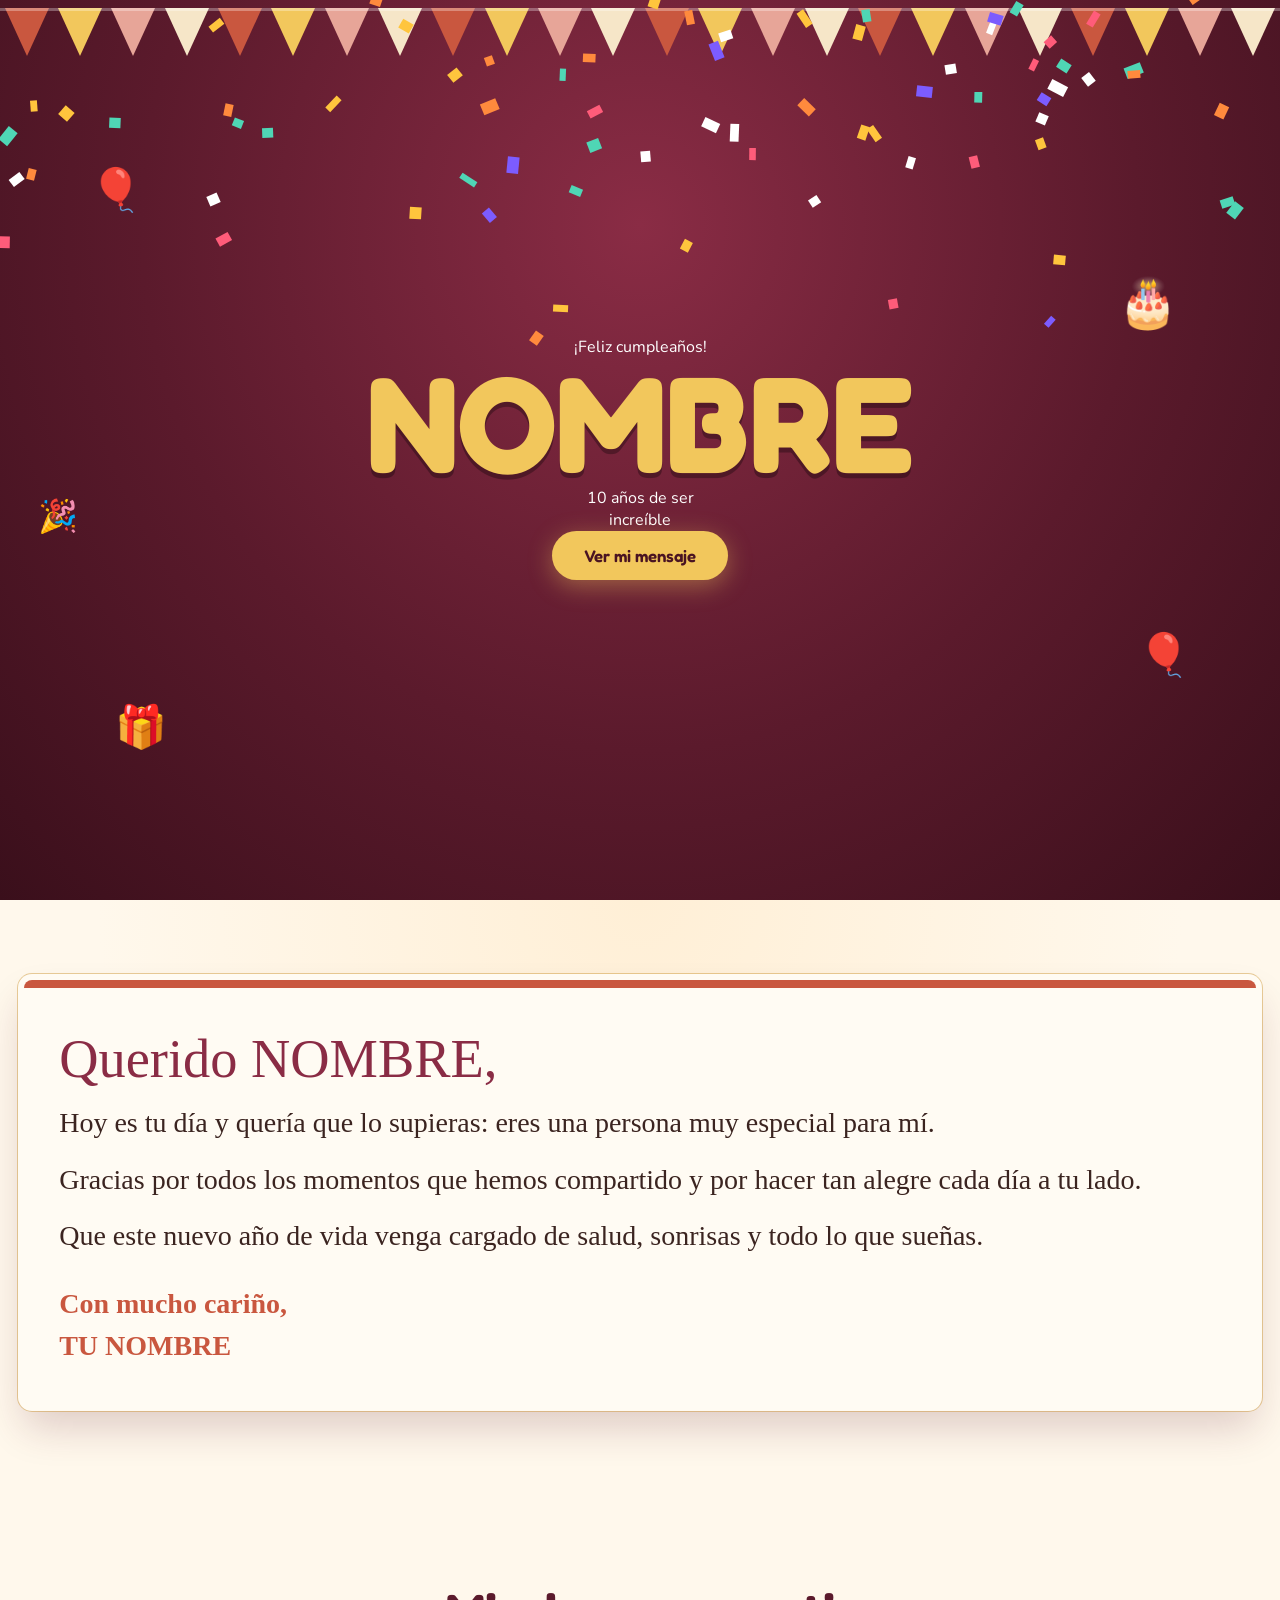
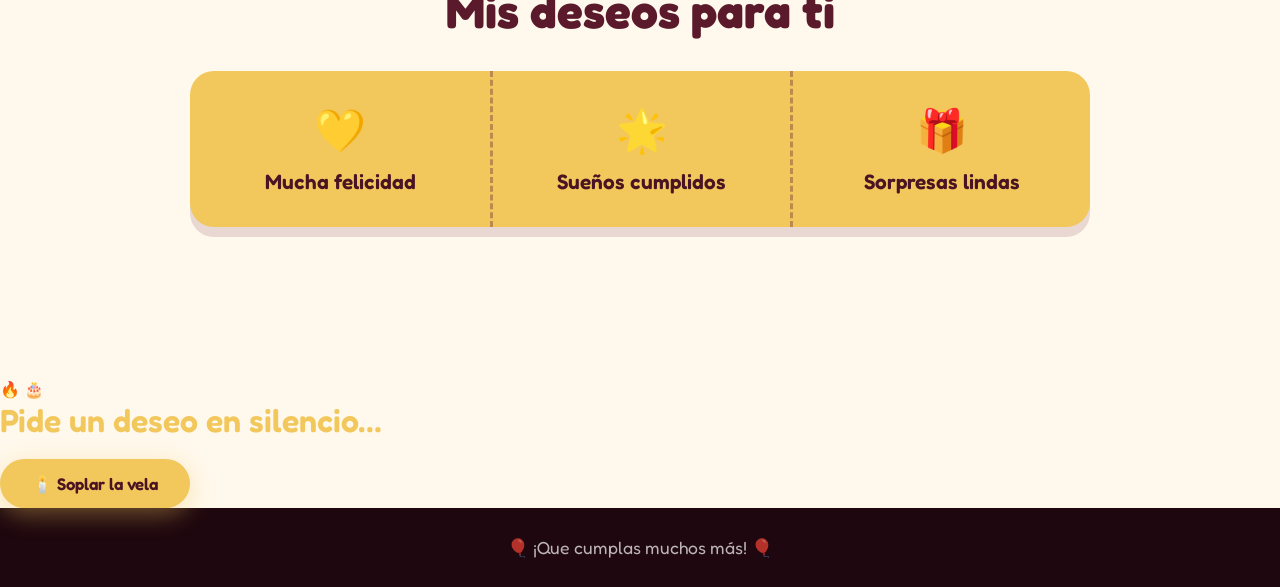
<file: index (5).html>
<!DOCTYPE html>
<html lang="es">
<head>
  <meta charset="UTF-8"/>
  <meta name="viewport" content="width=device-width, initial-scale=1.0"/>
  <title>¡Feliz cumpleaños!</title>
  <link rel="preconnect" href="https://fonts.googleapis.com"/>
  <link rel="preconnect" href="https://fonts.gstatic.com" crossorigin/>
  <link href="https://fonts.googleapis.com/css2?family=Fredoka:wght@500;600;700&family=Nunito:wght@400;600;800&display=swap" rel="stylesheet"/>
  <link rel="stylesheet" href="style.css"/>
</head>
<body class="locked">

<!-- ═══════════════════════════════════════════
     1) VIDEO DE INTRO (lo primero que se ve)
     El archivo del video debe llamarse: intro.mp4
     y estar en la misma carpeta que este index.html
     ═══════════════════════════════════════════ -->
<div class="intro" id="intro">
  <video id="introVideo" src="intro.mp4" autoplay muted playsinline preload="auto"></video>

  <button class="intro-btn intro-sound" id="soundBtn" type="button">🔊 Activar sonido</button>
  <button class="intro-btn intro-skip"  id="skipBtn"  type="button">Saltar ›</button>
  <button class="intro-play" id="playBtn" type="button" hidden>▶ Toca para ver la sorpresa</button>

  <div class="intro-bar"><span id="introBar"></span></div>
</div>

<canvas id="confetti" aria-hidden="true"></canvas>


<!-- ═══════════════════════════════════════════
     2) CONTENIDO DE LA PÁGINA
     ═══════════════════════════════════════════ -->
<main>

  <!-- Portada -->
  <header class="hero">
    <div class="bunting" aria-hidden="true">
      <span></span><span></span><span></span><span></span><span></span><span></span>
      <span></span><span></span><span></span><span></span><span></span><span></span>
      <span></span><span></span><span></span><span></span><span></span><span></span>
      <span></span><span></span><span></span><span></span><span></span><span></span>
    </div>

    <div class="hero-inner">
      <p class="hero-lead">¡Feliz cumpleaños!</p>
      <h1 class="hero-name" data-fill="nombre">NOMBRE</h1>
      <div class="age" aria-label="años que cumple">
        <span class="age-num" data-fill="edad">10</span>
        <span class="age-txt">años de ser<br/>increíble</span>
      </div>
      <a class="btn btn-sun" href="#mensaje">Ver mi mensaje</a>
    </div>

    <span class="float f1" aria-hidden="true">🎈</span>
    <span class="float f2" aria-hidden="true">🎂</span>
    <span class="float f3" aria-hidden="true">🎁</span>
    <span class="float f4" aria-hidden="true">🎈</span>
    <span class="float f5" aria-hidden="true">🎉</span>
  </header>

  <!-- Carta de felicitación -->
  <section class="message" id="mensaje">
    <article class="letter">
      <h2 data-fill="saludo">Querido NOMBRE,</h2>
      <div id="letterBody"></div>
      <p class="sign" data-fill="firma">Con mucho cariño</p>
    </article>
  </section>

  <!-- Deseos -->
  <section class="wishes">
    <h2>Mis deseos para ti</h2>
    <div class="wish-strip" id="wishStrip"></div>
  </section>

  <!-- Soplar la vela -->
  <section class="candle">
    <div class="cake" id="cake" aria-hidden="true">
      <span class="flame" id="flame">🔥</span>
      <span class="cake-emoji">🎂</span>
    </div>
    <p class="candle-text" id="candleText">Pide un deseo en silencio…</p>
    <button class="btn btn-sun" id="blowBtn" type="button">🕯️ Soplar la vela</button>
  </section>

  <footer class="foot">
    <p>🎈 ¡Que cumplas muchos más! 🎈</p>
  </footer>
</main>


<!-- ═══════════════════════════════════════════
     3) AQUÍ CAMBIAS LOS TEXTOS DE LA FELICITACIÓN
        Solo edita lo que está entre comillas.
     ═══════════════════════════════════════════ -->
<script>
const CONFIG = {
  nombre: "NOMBRE",                    // Nombre de quien cumple años
  edad:   "10",                        // Años que cumple
  saludo: "Querido NOMBRE,",           // Cómo empieza la carta

  // Cada línea entre comillas es un párrafo de la carta
  mensaje: [
    "Hoy es tu día y quería que lo supieras: eres una persona muy especial para mí.",
    "Gracias por todos los momentos que hemos compartido y por hacer tan alegre cada día a tu lado.",
    "Que este nuevo año de vida venga cargado de salud, sonrisas y todo lo que sueñas."
  ],

  firma: "Con mucho cariño,\nTU NOMBRE",   // \n hace un salto de línea

  // Tres deseos (ícono + texto corto)
  deseos: [
    { icono: "💛", texto: "Mucha felicidad" },
    { icono: "🌟", texto: "Sueños cumplidos" },
    { icono: "🎁", texto: "Sorpresas lindas" }
  ]
};
</script>

<script>
/* ── Rellenar textos desde CONFIG ── */
document.querySelectorAll('[data-fill]').forEach(el => {
  el.textContent = CONFIG[el.dataset.fill];
});
CONFIG.mensaje.forEach(txt => {
  const p = document.createElement('p');
  p.textContent = txt;
  document.getElementById('letterBody').appendChild(p);
});
CONFIG.deseos.forEach(d => {
  const div = document.createElement('div');
  div.className = 'wish';
  div.innerHTML = '<span aria-hidden="true"></span><p></p>';
  div.querySelector('span').textContent = d.icono;
  div.querySelector('p').textContent = d.texto;
  document.getElementById('wishStrip').appendChild(div);
});
document.title = '¡Feliz cumpleaños, ' + CONFIG.nombre + '!';

/* ── Confeti ── */
function confetti(duration) {
  if (window.matchMedia('(prefers-reduced-motion: reduce)').matches) return;
  const c = document.getElementById('confetti'), ctx = c.getContext('2d');
  c.width = innerWidth; c.height = innerHeight;
  const colors = ['#FF5C7A', '#FFC53D', '#4FD6B5', '#7C5CFF', '#FF8A3D', '#FFFFFF'];
  const pieces = Array.from({ length: 150 }, () => ({
    x: Math.random() * c.width,
    y: -20 - Math.random() * c.height * 0.6,
    w: 6 + Math.random() * 6,
    h: 9 + Math.random() * 9,
    vx: -1.2 + Math.random() * 2.4,
    vy: 2 + Math.random() * 3.5,
    r: Math.random() * 6,
    vr: -0.2 + Math.random() * 0.4,
    col: colors[Math.floor(Math.random() * colors.length)]
  }));
  const t0 = performance.now();
  (function frame(t) {
    ctx.clearRect(0, 0, c.width, c.height);
    pieces.forEach(p => {
      p.x += p.vx; p.y += p.vy; p.r += p.vr;
      ctx.save(); ctx.translate(p.x, p.y); ctx.rotate(p.r);
      ctx.fillStyle = p.col; ctx.fillRect(-p.w / 2, -p.h / 2, p.w, p.h);
      ctx.restore();
    });
    if (t - t0 < duration) requestAnimationFrame(frame);
    else ctx.clearRect(0, 0, c.width, c.height);
  })(t0);
}

/* ── Soplar la vela ── */
document.getElementById('blowBtn').addEventListener('click', e => {
  document.getElementById('flame').textContent = '💨';
  document.getElementById('cake').classList.add('blown');
  document.getElementById('candleText').textContent = '¡Que se cumpla todo lo que deseaste! ✨';
  e.currentTarget.hidden = true;
  confetti(4500);
});

/* ── Video de intro ── */
const intro = document.getElementById('intro');
const vid = document.getElementById('introVideo');
const bar = document.getElementById('introBar');
const soundBtn = document.getElementById('soundBtn');
const skipBtn = document.getElementById('skipBtn');
const playBtn = document.getElementById('playBtn');
let closed = false;

function closeIntro() {
  if (closed) return;
  closed = true;
  vid.pause();
  intro.classList.add('hide');
  document.body.classList.remove('locked');
  document.body.classList.add('revealed');
  window.scrollTo(0, 0);
  setTimeout(() => intro.remove(), 900);
  confetti(4000);
}

vid.addEventListener('ended', closeIntro);
vid.addEventListener('error', closeIntro);          // si no existe intro.mp4, pasa directo a la página
skipBtn.addEventListener('click', closeIntro);
vid.addEventListener('timeupdate', () => {
  if (vid.duration) bar.style.width = (vid.currentTime / vid.duration * 100) + '%';
});

soundBtn.addEventListener('click', () => {
  vid.muted = false;
  soundBtn.hidden = true;
  vid.play();
});

playBtn.addEventListener('click', () => {
  vid.muted = false;
  soundBtn.hidden = true;
  playBtn.hidden = true;
  vid.play();
});

// Si el navegador bloquea el autoplay, se muestra un botón grande para iniciar
const started = vid.play();
if (started && started.catch) started.catch(() => { playBtn.hidden = false; });

// Si el video tarda demasiado en cargar, no dejamos esperando
setTimeout(() => { if (!closed && vid.readyState < 2) closeIntro(); }, 8000);
</script>

</body>
</html>
</file>
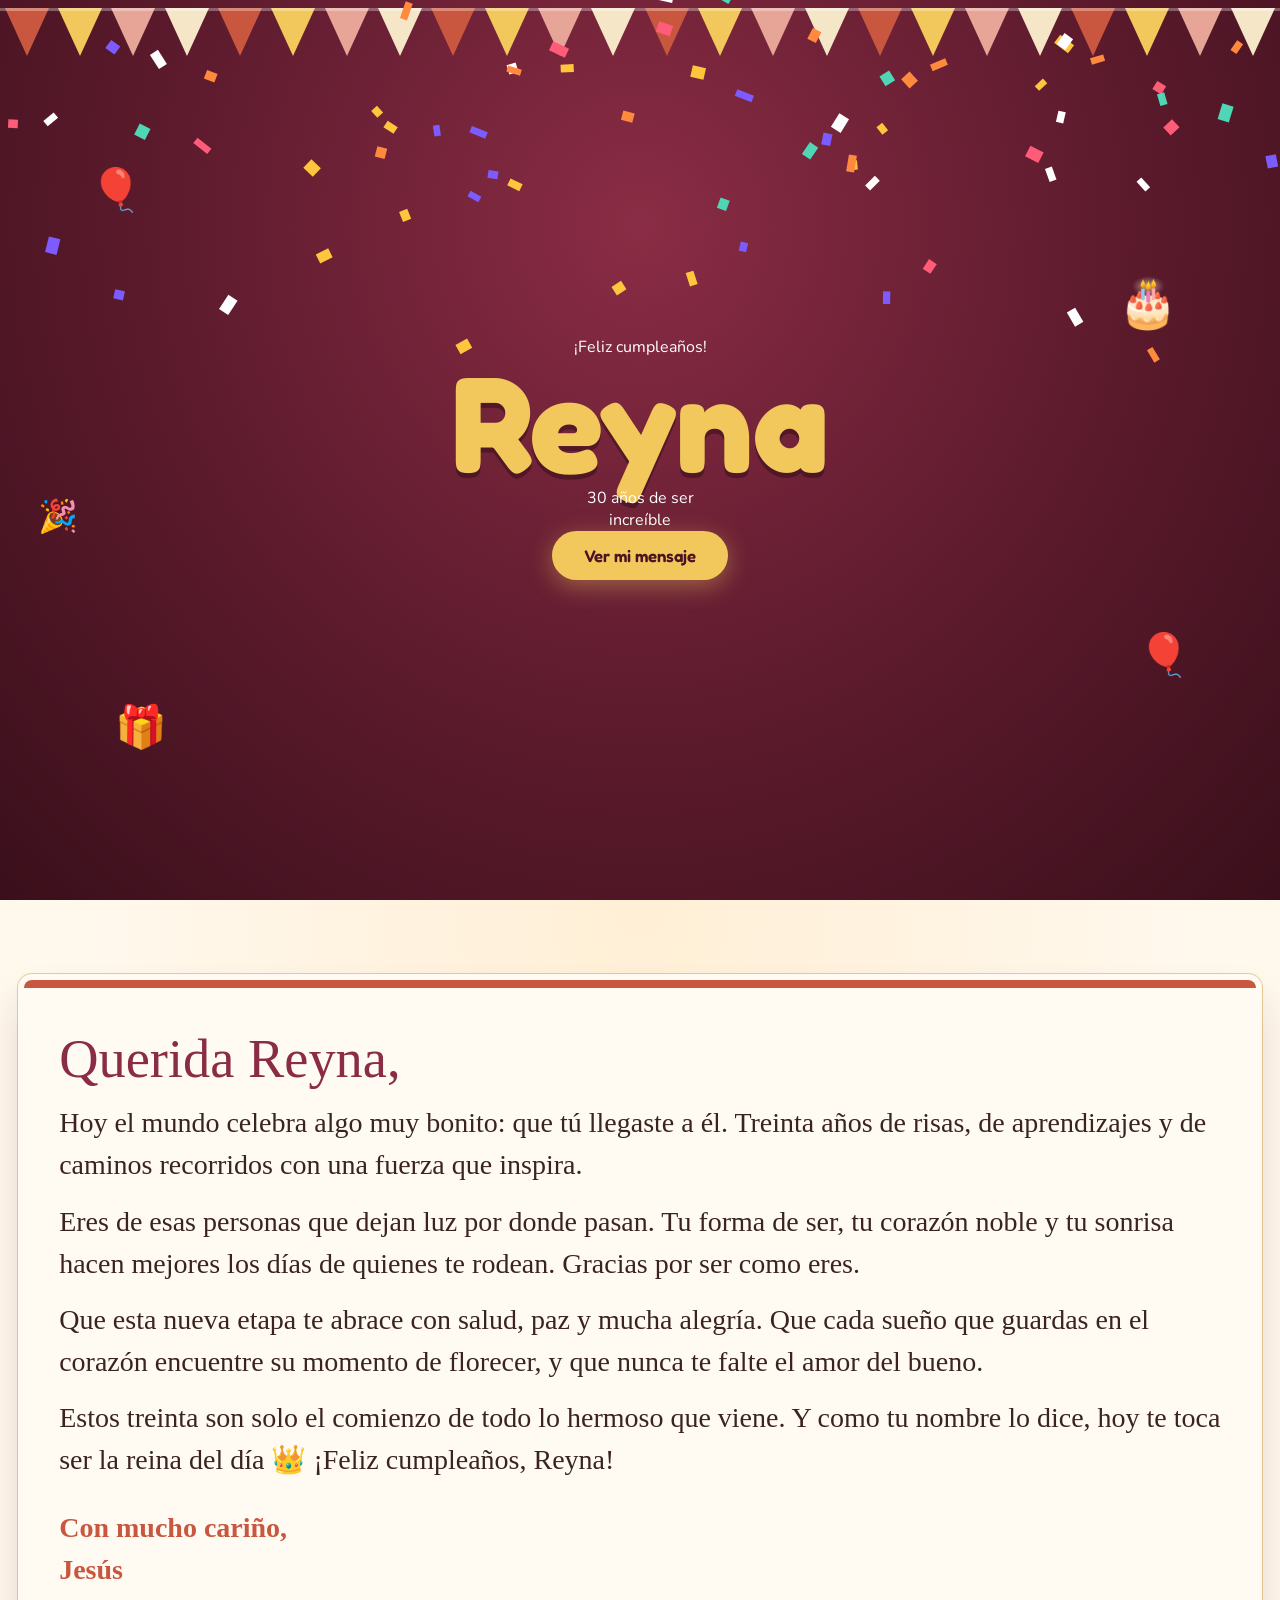
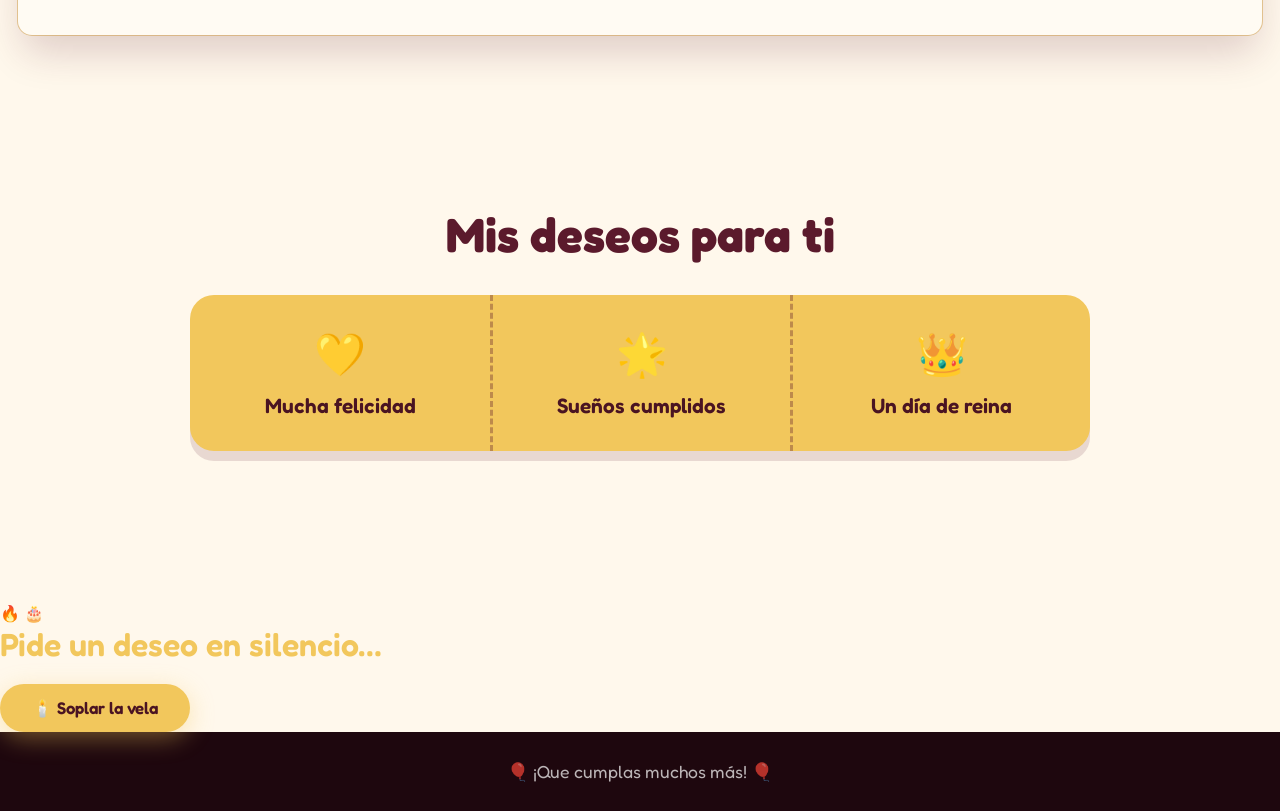
<file: index .html>
<!DOCTYPE html>
<html lang="es">
<head>
  <meta charset="UTF-8"/>
  <meta name="viewport" content="width=device-width, initial-scale=1.0"/>
  <title>¡Feliz cumpleaños!</title>
  <link rel="preconnect" href="https://fonts.googleapis.com"/>
  <link rel="preconnect" href="https://fonts.gstatic.com" crossorigin/>
  <link href="https://fonts.googleapis.com/css2?family=Fredoka:wght@500;600;700&family=Nunito:wght@400;600;800&display=swap" rel="stylesheet"/>
  <link rel="stylesheet" href="style.css"/>
</head>
<body class="locked">

<!-- ═══════════════════════════════════════════
     1) VIDEO DE INTRO (lo primero que se ve)
     El archivo del video debe llamarse: intro.mp4
     y estar en la misma carpeta que este index.html
     ═══════════════════════════════════════════ -->
<div class="intro" id="intro">
  <video id="introVideo" src="intro.mp4" autoplay muted playsinline preload="auto"></video>

  <button class="intro-btn intro-sound" id="soundBtn" type="button">🔊 Activar sonido</button>
  <button class="intro-btn intro-skip"  id="skipBtn"  type="button">Saltar ›</button>
  <button class="intro-play" id="playBtn" type="button" hidden>▶ Toca para ver la sorpresa</button>

  <div class="intro-bar"><span id="introBar"></span></div>
</div>

<canvas id="confetti" aria-hidden="true"></canvas>


<!-- ═══════════════════════════════════════════
     2) CONTENIDO DE LA PÁGINA
     ═══════════════════════════════════════════ -->
<main>

  <!-- Portada -->
  <header class="hero">
    <div class="bunting" aria-hidden="true">
      <span></span><span></span><span></span><span></span><span></span><span></span>
      <span></span><span></span><span></span><span></span><span></span><span></span>
      <span></span><span></span><span></span><span></span><span></span><span></span>
      <span></span><span></span><span></span><span></span><span></span><span></span>
    </div>

    <div class="hero-inner">
      <p class="hero-lead">¡Feliz cumpleaños!</p>
      <h1 class="hero-name" data-fill="nombre">NOMBRE</h1>
      <div class="age" aria-label="años que cumple">
        <span class="age-num" data-fill="edad">10</span>
        <span class="age-txt">años de ser<br/>increíble</span>
      </div>
      <a class="btn btn-sun" href="#mensaje">Ver mi mensaje</a>
    </div>

    <span class="float f1" aria-hidden="true">🎈</span>
    <span class="float f2" aria-hidden="true">🎂</span>
    <span class="float f3" aria-hidden="true">🎁</span>
    <span class="float f4" aria-hidden="true">🎈</span>
    <span class="float f5" aria-hidden="true">🎉</span>
  </header>

  <!-- Carta de felicitación -->
  <section class="message" id="mensaje">
    <article class="letter">
      <h2 data-fill="saludo">Querido NOMBRE,</h2>
      <div id="letterBody"></div>
      <p class="sign" data-fill="firma">Con mucho cariño</p>
    </article>
  </section>

  <!-- Deseos -->
  <section class="wishes">
    <h2>Mis deseos para ti</h2>
    <div class="wish-strip" id="wishStrip"></div>
  </section>

  <!-- Soplar la vela -->
  <section class="candle">
    <div class="cake" id="cake" aria-hidden="true">
      <span class="flame" id="flame">🔥</span>
      <span class="cake-emoji">🎂</span>
    </div>
    <p class="candle-text" id="candleText">Pide un deseo en silencio…</p>
    <button class="btn btn-sun" id="blowBtn" type="button">🕯️ Soplar la vela</button>
  </section>

  <footer class="foot">
    <p>🎈 ¡Que cumplas muchos más! 🎈</p>
  </footer>
</main>


<!-- ═══════════════════════════════════════════
     3) AQUÍ CAMBIAS LOS TEXTOS DE LA FELICITACIÓN
        Solo edita lo que está entre comillas.
     ═══════════════════════════════════════════ -->
<script>
const CONFIG = {
  nombre: "Reyna",                     // Nombre de quien cumple años
  edad:   "30",                        // Años que cumple
  saludo: "Querida Reyna,",            // Cómo empieza la carta

  // Cada línea entre comillas es un párrafo de la carta
  mensaje: [
    "Hoy el mundo celebra algo muy bonito: que tú llegaste a él. Treinta años de risas, de aprendizajes y de caminos recorridos con una fuerza que inspira.",
    "Eres de esas personas que dejan luz por donde pasan. Tu forma de ser, tu corazón noble y tu sonrisa hacen mejores los días de quienes te rodean. Gracias por ser como eres.",
    "Que esta nueva etapa te abrace con salud, paz y mucha alegría. Que cada sueño que guardas en el corazón encuentre su momento de florecer, y que nunca te falte el amor del bueno.",
    "Estos treinta son solo el comienzo de todo lo hermoso que viene. Y como tu nombre lo dice, hoy te toca ser la reina del día 👑 ¡Feliz cumpleaños, Reyna!"
  ],

  firma: "Con mucho cariño,\nJesús",   // \n hace un salto de línea

  // Tres deseos (ícono + texto corto)
  deseos: [
    { icono: "💛", texto: "Mucha felicidad" },
    { icono: "🌟", texto: "Sueños cumplidos" },
    { icono: "👑", texto: "Un día de reina" }
  ]
};
</script>

<script>
/* ── Rellenar textos desde CONFIG ── */
document.querySelectorAll('[data-fill]').forEach(el => {
  el.textContent = CONFIG[el.dataset.fill];
});
CONFIG.mensaje.forEach(txt => {
  const p = document.createElement('p');
  p.textContent = txt;
  document.getElementById('letterBody').appendChild(p);
});
CONFIG.deseos.forEach(d => {
  const div = document.createElement('div');
  div.className = 'wish';
  div.innerHTML = '<span aria-hidden="true"></span><p></p>';
  div.querySelector('span').textContent = d.icono;
  div.querySelector('p').textContent = d.texto;
  document.getElementById('wishStrip').appendChild(div);
});
document.title = '¡Feliz cumpleaños, ' + CONFIG.nombre + '!';

/* ── Confeti ── */
function confetti(duration) {
  if (window.matchMedia('(prefers-reduced-motion: reduce)').matches) return;
  const c = document.getElementById('confetti'), ctx = c.getContext('2d');
  c.width = innerWidth; c.height = innerHeight;
  const colors = ['#FF5C7A', '#FFC53D', '#4FD6B5', '#7C5CFF', '#FF8A3D', '#FFFFFF'];
  const pieces = Array.from({ length: 150 }, () => ({
    x: Math.random() * c.width,
    y: -20 - Math.random() * c.height * 0.6,
    w: 6 + Math.random() * 6,
    h: 9 + Math.random() * 9,
    vx: -1.2 + Math.random() * 2.4,
    vy: 2 + Math.random() * 3.5,
    r: Math.random() * 6,
    vr: -0.2 + Math.random() * 0.4,
    col: colors[Math.floor(Math.random() * colors.length)]
  }));
  const t0 = performance.now();
  (function frame(t) {
    ctx.clearRect(0, 0, c.width, c.height);
    pieces.forEach(p => {
      p.x += p.vx; p.y += p.vy; p.r += p.vr;
      ctx.save(); ctx.translate(p.x, p.y); ctx.rotate(p.r);
      ctx.fillStyle = p.col; ctx.fillRect(-p.w / 2, -p.h / 2, p.w, p.h);
      ctx.restore();
    });
    if (t - t0 < duration) requestAnimationFrame(frame);
    else ctx.clearRect(0, 0, c.width, c.height);
  })(t0);
}

/* ── Soplar la vela ── */
document.getElementById('blowBtn').addEventListener('click', e => {
  document.getElementById('flame').textContent = '💨';
  document.getElementById('cake').classList.add('blown');
  document.getElementById('candleText').textContent = '¡Que se cumpla todo lo que deseaste! ✨';
  e.currentTarget.hidden = true;
  confetti(4500);
});

/* ── Video de intro ── */
const intro = document.getElementById('intro');
const vid = document.getElementById('introVideo');
const bar = document.getElementById('introBar');
const soundBtn = document.getElementById('soundBtn');
const skipBtn = document.getElementById('skipBtn');
const playBtn = document.getElementById('playBtn');
let closed = false;

function closeIntro() {
  if (closed) return;
  closed = true;
  vid.pause();
  intro.classList.add('hide');
  document.body.classList.remove('locked');
  document.body.classList.add('revealed');
  window.scrollTo(0, 0);
  setTimeout(() => intro.remove(), 900);
  confetti(4000);
}

vid.addEventListener('ended', closeIntro);
vid.addEventListener('error', closeIntro);          // si no existe intro.mp4, pasa directo a la página
skipBtn.addEventListener('click', closeIntro);
vid.addEventListener('timeupdate', () => {
  if (vid.duration) bar.style.width = (vid.currentTime / vid.duration * 100) + '%';
});

soundBtn.addEventListener('click', () => {
  vid.muted = false;
  soundBtn.hidden = true;
  vid.play();
});

playBtn.addEventListener('click', () => {
  vid.muted = false;
  soundBtn.hidden = true;
  playBtn.hidden = true;
  vid.play();
});

// Si el navegador bloquea el autoplay, se muestra un botón grande para iniciar
const started = vid.play();
if (started && started.catch) started.catch(() => { playBtn.hidden = false; });

// Si el video tarda demasiado en cargar, no dejamos esperando
setTimeout(() => { if (!closed && vid.readyState < 2) closeIntro(); }, 8000);
</script>

</body>
</html>
</file>
<file: style.css>
/* =====================================================
   FELICITACIÓN DE CUMPLEAÑOS — paleta cálida y elegante
   vino · terracota · rosa palo · champagne · dorado
   Fuentes: Fredoka (títulos) · Nunito (texto)
            Great Vibes y Caveat (cartas)
   ===================================================== */

:root {
  --wine:    #5B1A2C;
  --wine-dk: #3A0F1B;
  --wine-lt: #8A2C45;
  --terra:   #C9573F;
  --rose:    #E7A598;
  --blush:   #F6D5CB;
  --champ:   #F6E6C8;
  --cream:   #FFF8EC;
  --ivory:   #FFFBF3;
  --gold:    #F2C75C;
  --gold-dk: #C9922F;
  --gold-lt: #FFE9A8;
  --cocoa:   #2E1A17;
  --cocoa-2: #6B4A42;
  --wa:      #25D366;
}

*, *::before, *::after { box-sizing: border-box; margin: 0; padding: 0; }
html { scroll-behavior: smooth; }

body {
  font-family: 'Nunito', system-ui, sans-serif;
  background: var(--cream);
  color: var(--cocoa);
  overflow-x: hidden;
}
body.locked { overflow: hidden; height: 100vh; }
body.modal-open { overflow: hidden; }

:focus-visible { outline: 3px solid var(--gold); outline-offset: 3px; }
[hidden] { display: none !important; }
.sr { position: absolute; width: 1px; height: 1px; overflow: hidden; clip: rect(0 0 0 0); white-space: nowrap; }

/* ══════════════ BOTONES ══════════════ */
.btn {
  display: inline-block;
  font-family: 'Fredoka', sans-serif; font-weight: 600; font-size: 1.05rem;
  padding: .9rem 2rem; border-radius: 100px;
  text-decoration: none; border: none; cursor: pointer;
  transition: transform .2s, box-shadow .2s;
}
.btn:hover { transform: translateY(-3px); }
.btn-sun   { background: var(--gold); color: #4A1422; box-shadow: 0 6px 24px rgba(242,199,92,.4); }
.btn-candy { background: linear-gradient(135deg, #FF7FA8, #E0457B); color: #fff; box-shadow: 0 6px 18px rgba(224,69,123,.35); }
.btn-hug   { background: linear-gradient(135deg, #F59E6B, #D9633F); color: #fff; box-shadow: 0 6px 18px rgba(217,99,63,.35); }
.btn-soft  { background: #fff; color: #7A3A4C; border: 2px solid #F3C4D2; }
.btn-wa    { background: var(--wa); color: #fff; box-shadow: 0 6px 18px rgba(37,211,102,.3); }
.link-btn  { background: none; border: none; color: var(--champ); text-decoration: underline; font: 700 1rem 'Nunito', sans-serif; cursor: pointer; margin-top: 1rem; }

/* ══════════════ VIDEO DE INTRO ══════════════ */
.intro {
  position: fixed; inset: 0; z-index: 100;
  background: #000;
  display: flex; align-items: center; justify-content: center;
  transition: opacity .8s ease;
}
.intro.hide { opacity: 0; pointer-events: none; }

.intro video { width: 100%; height: 100%; object-fit: contain; background: #000; }

.intro-btn {
  position: absolute;
  top: max(1rem, env(safe-area-inset-top));
  font-family: 'Nunito', sans-serif; font-weight: 800; font-size: .9rem;
  color: #fff; background: rgba(0,0,0,.55);
  border: 1.5px solid rgba(255,255,255,.5);
  padding: .55rem 1rem; border-radius: 100px; cursor: pointer;
  backdrop-filter: blur(6px);
}
.intro-btn:hover { background: rgba(0,0,0,.75); }
.intro-sound { left: 1rem; }
.intro-skip  { right: 1rem; }

.intro-play {
  position: absolute;
  font-family: 'Fredoka', sans-serif; font-weight: 600; font-size: 1.2rem;
  color: var(--night); background: var(--sun);
  border: none; padding: 1rem 2rem; border-radius: 100px; cursor: pointer;
  box-shadow: 0 8px 30px rgba(255,197,61,.5);
}

.intro-bar {
  position: absolute; left: 0; right: 0; bottom: 0; height: 5px;
  background: rgba(255,255,255,.2);
}
.intro-bar span { display: block; height: 100%; width: 0; background: var(--sun); }

#confetti {
  position: fixed; inset: 0; width: 100%; height: 100%;
  pointer-events: none; z-index: 90;
}

/* ══════════════ PORTADA CÁLIDA (antes azul) ══════════════ */
.hero {
  position: relative;
  min-height: 100svh;
  background: radial-gradient(ellipse at 50% 25%, #8A2C45 0%, #5B1A2C 55%, #3A0F1B 100%);
  color: #fff;
  text-align: center;
  display: flex; align-items: center; justify-content: center;
  padding: 7rem 1.5rem 6rem;
  overflow: hidden;
}

/* Banderines */
.bunting {
  position: absolute; top: 0; left: 0; right: 0;
  display: flex; justify-content: space-around;
  height: 70px; overflow: hidden;
}
.bunting::before {
  content: ''; position: absolute; top: 8px; left: 0; right: 0;
  height: 3px; background: rgba(255,255,255,.3);
}
.bunting span {
  width: 0; height: 0; margin-top: 8px; flex: none;
  border-left: 22px solid transparent;
  border-right: 22px solid transparent;
  border-top: 48px solid var(--terra);
}
.bunting span:nth-child(4n+2) { border-top-color: var(--gold); }
.bunting span:nth-child(4n+3) { border-top-color: var(--rose); }
.bunting span:nth-child(4n)   { border-top-color: var(--champ); }

.hero-inner { position: relative; z-index: 2; max-width: 760px; }

.hero-greet { margin: 0 0 1.8rem; font-weight: 400; }
.hero-name {
  display: block;
  font-family: 'Fredoka', sans-serif; font-weight: 700;
  font-size: clamp(3.8rem, 19vw, 8.5rem);
  line-height: .95; color: var(--gold);
  text-shadow: 0 5px 0 rgba(0,0,0,.3);
  word-break: break-word;
}
.hero-day {
  display: block; margin-top: .7rem;
  font-family: 'Fredoka', sans-serif; font-weight: 600;
  font-size: clamp(1.8rem, 7.4vw, 3.2rem); line-height: 1.2;
  color: var(--champ); text-wrap: balance;
}
.sun { display: inline-block; animation: sun-spin 14s linear infinite; }
@keyframes sun-spin { to { transform: rotate(360deg); } }

/* Aparición al hacer scroll */
.js .reveal { opacity: 0; transform: translateY(26px) scale(.97); transition: opacity .7s ease, transform .7s cubic-bezier(.2,.9,.3,1); transition-delay: var(--rd, 0s); }
.js .reveal.in { opacity: 1; transform: none; }

.hero-msg {
  max-width: 640px; margin: 0 auto 2.2rem;
  font-family: 'Fredoka', sans-serif; font-weight: 500;
  font-size: clamp(1.3rem, 4.6vw, 2rem); line-height: 1.4;
  color: #FFF3DC; text-wrap: balance;
}

.float { position: absolute; z-index: 1; font-size: 2.6rem; animation: bob 4s ease-in-out infinite; }
.f1 { top: 18%; left: 7%;  animation-delay: 0s; }
.f2 { top: 30%; right: 8%; font-size: 3rem; animation-delay: .8s; }
.f3 { bottom: 16%; left: 9%; animation-delay: 1.6s; }
.f4 { bottom: 24%; right: 7%; animation-delay: .4s; }
.f5 { top: 55%; left: 3%; font-size: 2rem; animation-delay: 1.2s; }
@keyframes bob {
  0%,100% { transform: translateY(0) rotate(-6deg); }
  50%     { transform: translateY(-14px) rotate(6deg); }
}

/* ══════════════ STICKERS (divertidos, recortados de tu hoja) ══════════════ */
.stk {
  position: absolute; z-index: 1;
  width: var(--w, 110px); height: auto;
  left: var(--l, auto); right: var(--rt, auto);
  top: var(--t, auto); bottom: var(--b, auto);
  transform: rotate(var(--r, 0deg));
  animation: stk-bob var(--d, 4.5s) ease-in-out var(--dl, 0s) infinite;
  filter: drop-shadow(0 6px 8px rgba(0,0,0,.25));
  pointer-events: none; user-select: none;
}
.stk.stand { transform-origin: 50% 100%; animation-name: stk-wiggle; }
@keyframes stk-bob {
  0%,100% { transform: translateY(0) rotate(var(--r, 0deg)); }
  50%     { transform: translateY(-9px) rotate(calc(var(--r, 0deg) + 3deg)); }
}
@keyframes stk-wiggle {
  0%,100% { transform: rotate(calc(var(--r, 0deg) - 2deg)); }
  50%     { transform: rotate(calc(var(--r, 0deg) + 2deg)); }
}
@keyframes stk-hop {
  0%   { transform: translateY(0) rotate(var(--r, 0deg)) scale(1); }
  35%  { transform: translateY(-34px) rotate(calc(var(--r, 0deg) + 10deg)) scale(1.18); }
  70%  { transform: translateY(0) rotate(var(--r, 0deg)) scale(.96); }
  100% { transform: translateY(0) rotate(var(--r, 0deg)) scale(1); }
}
.celebrate .stk { animation: stk-hop .7s ease both; }

/* ══════════════ CARTITA ══════════════ */
.message {
  position: relative; overflow: hidden;
  padding: 5rem 1.5rem 8rem;
  background: radial-gradient(ellipse at 50% 0%, #FFEFD6 0%, #FFF8EC 60%);
}
.mail-stage { position: relative; z-index: 2; max-width: 660px; margin: 0 auto; text-align: center; }

.env-area { max-height: 700px; transition: opacity .6s ease, max-height .8s ease, margin .8s ease; }
.mail-stage.read .env-area { opacity: 0; max-height: 0; overflow: hidden; margin: 0; pointer-events: none; }

.mail-title {
  font-family: 'Fredoka', sans-serif; font-weight: 700;
  font-size: clamp(1.8rem, 6vw, 2.6rem); color: var(--wine);
  margin-bottom: 3.2rem;
}

.envelope {
  position: relative; display: block; margin: 0 auto 1.4rem;
  width: clamp(260px, 72vw, 400px); aspect-ratio: 3 / 2;
  border: none; background: none; padding: 0; cursor: pointer;
  filter: drop-shadow(0 18px 22px rgba(91,26,44,.28));
  transition: transform .25s ease;
}
.envelope:hover { transform: scale(1.04); }
.env-body { position: absolute; inset: 0; perspective: 900px; animation: env-bob 3s ease-in-out infinite; }
@keyframes env-bob { 0%,100% { transform: translateY(0) rotate(-1deg); } 50% { transform: translateY(-8px) rotate(1deg); } }

.env-back  { position: absolute; inset: 0; border-radius: 10px; background: linear-gradient(#E8C48F, #DCAE72); }
.env-paper {
  position: absolute; left: 7%; right: 7%; top: 6%; bottom: 6%; z-index: 2;
  background: var(--ivory); border-radius: 6px;
  box-shadow: 0 2px 6px rgba(0,0,0,.15);
  background-image: repeating-linear-gradient(transparent 0 16px, rgba(201,146,47,.28) 16px 17px);
  transition: transform .9s cubic-bezier(.2,.9,.3,1) .35s;
}
.env-front {
  position: absolute; inset: 0; z-index: 3; border-radius: 10px;
  background: linear-gradient(160deg, #F6DEB3, #EBCB92);
  clip-path: polygon(0 0, 50% 54%, 100% 0, 100% 100%, 0 100%);
}
.env-flap {
  position: absolute; inset: 0; z-index: 4; border-radius: 10px 10px 0 0;
  background: linear-gradient(#E3BB82, #D6A263);
  clip-path: polygon(0 0, 100% 0, 50% 54%);
  transform-origin: 50% 0;
  transition: transform .7s ease, z-index 0s;
}
.env-seal {
  position: absolute; left: 50%; top: 54%; z-index: 5;
  width: 52px; height: 52px; margin: -26px 0 0 -26px;
  border-radius: 50%; display: grid; place-items: center;
  background: radial-gradient(circle at 35% 30%, #FF7A8C, #B71F3A 72%);
  color: var(--gold-lt); font-size: 1.5rem;
  box-shadow: 0 3px 8px rgba(0,0,0,.35);
  transition: opacity .4s, transform .4s;
}
.env-hint {
  font-family: 'Fredoka', sans-serif; font-weight: 500; font-size: 1.15rem;
  color: var(--wine-lt); animation: hint 1.8s ease-in-out infinite;
}
@keyframes hint { 0%,100% { opacity: .65; } 50% { opacity: 1; } }

.mail-stage.open .env-body  { animation: none; }
.mail-stage.open .env-flap  { transform: rotateX(180deg); z-index: 1; transition: transform .7s ease, z-index 0s .3s; }
.mail-stage.open .env-paper { transform: translateY(-46%); }
.mail-stage.open .env-seal  { opacity: 0; transform: scale(.5); }

/* La carta */
.letter-wrap.show { animation: letter-in .9s cubic-bezier(.2,.9,.3,1) both; }
@keyframes letter-in { from { opacity: 0; transform: translateY(40px) scale(.96); } to { opacity: 1; transform: none; } }

.letter {
  position: relative; text-align: left;
  background: var(--ivory);
  border-top: 8px solid var(--terra);
  border-radius: 8px;
  padding: 2.6rem 2.2rem 2.4rem;
  box-shadow: 0 0 0 6px var(--ivory), 0 0 0 7px rgba(201,146,47,.45), 0 22px 40px rgba(91,26,44,.2);
  outline: none;
}
.letter h2 {
  font-family: 'Great Vibes', 'Brush Script MT', cursive; font-weight: 400;
  font-size: clamp(2.4rem, 8vw, 3.4rem); color: var(--wine-lt);
  margin-bottom: .8rem; line-height: 1.1;
}
.letter p {
  font-family: 'Caveat', 'Segoe Script', cursive; font-weight: 500;
  font-size: clamp(1.4rem, 4.4vw, 1.75rem); line-height: 1.5;
  color: #3B2420; margin-bottom: .9rem;
}
.letter .sign {
  font-weight: 700; color: var(--terra);
  white-space: pre-line; margin: 1.6rem 0 0;
}

/* ══════════════ DESEOS ══════════════ */
.wishes { position: relative; overflow: hidden; padding: 3rem 1.5rem 9.5rem; text-align: center; background: var(--cream); }
.wishes h2 {
  font-family: 'Fredoka', sans-serif; font-weight: 700;
  font-size: clamp(2rem, 6vw, 3rem); color: var(--wine); margin-bottom: 2rem;
}
.wish-strip {
  position: relative; z-index: 2;
  max-width: 900px; margin: 0 auto;
  display: grid; grid-template-columns: repeat(3, 1fr);
  background: var(--gold); border-radius: 24px;
  box-shadow: 0 10px 0 rgba(91,26,44,.14);
}
.wish { padding: 2rem 1rem; }
.wish + .wish { border-left: 3px dashed rgba(91,26,44,.35); }
.wish span { display: block; font-size: 2.6rem; margin-bottom: .5rem; }
.wish p { font-family: 'Fredoka', sans-serif; font-weight: 600; font-size: 1.3rem; line-height: 1.3; color: #4A1422; }

/* ══════════════ SORPRESAS: vela + cupones ══════════════ */
.surprises {
  position: relative; overflow: hidden; color: #fff;
  background: radial-gradient(ellipse at 30% 0%, #5B1A2C 0%, #3A0F1B 60%, #2A0A14 100%);
  padding: 5rem 1.5rem 5.5rem;
}
.sur-head { text-align: center; margin-bottom: 3.2rem; }
.sur-head h2 { font-family: 'Fredoka', sans-serif; font-weight: 700; font-size: clamp(2rem, 6vw, 3rem); color: var(--gold); }
.sur-head p { color: var(--champ); font-weight: 600; margin-top: .4rem; }

.sur-grid { max-width: 1100px; margin: 0 auto; display: grid; grid-template-columns: 1fr; gap: 3.5rem; align-items: center; }

/* Vela */
.candle-card { text-align: center; }
.cake-wrap { position: relative; width: clamp(230px, 62vw, 300px); margin: 0 auto 1.4rem; }
.cake-svg { position: relative; z-index: 2; display: block; width: 100%; height: auto; overflow: visible; }
.halo {
  position: absolute; inset: -14% -18%; border-radius: 50%;
  background: radial-gradient(circle, rgba(242,199,92,.4), transparent 65%);
  opacity: 0; transition: opacity .8s;
}
.flame { transform-box: fill-box; transform-origin: 50% 100%; animation: flame-flick .25s ease-in-out infinite alternate; animation-delay: var(--dl, 0s); transition: opacity .25s, transform .25s; }
@keyframes flame-flick { from { transform: scale(1, .85); } to { transform: scale(1.12, 1.18); } }
.puff { opacity: 0; transform-box: fill-box; transform-origin: center; }
.tw { transform-box: fill-box; transform-origin: center; animation: twinkle 2s ease-in-out infinite; animation-delay: var(--dl, 0s); }
@keyframes twinkle { 0%,100% { opacity: .35; transform: scale(.8); } 50% { opacity: 1; transform: scale(1.2); } }

.spark { position: absolute; left: 50%; top: 38%; z-index: 3; font-size: 1.5rem; margin: -.75rem 0 0 -.75rem; opacity: 0; pointer-events: none; }
.pop-stk {
  position: absolute; bottom: 4%; z-index: 3; width: clamp(80px, 22vw, 120px); height: auto;
  opacity: 0; transform: scale(0) rotate(-12deg); transform-origin: 50% 100%;
  filter: drop-shadow(0 6px 8px rgba(0,0,0,.35)); pointer-events: none;
  transition: transform .6s cubic-bezier(.3,1.7,.5,1) .5s, opacity .3s .5s;
}
.pop-stk.left  { left: -22%; }
.pop-stk.right { right: -22%; }

.cake-wrap.blown .flame { animation: none; opacity: 0; transform: scale(.2); }
.cake-wrap.blown .puff  { animation: puff 1.8s ease-out var(--dl, 0s) both; }
.cake-wrap.blown .spark { animation: spark-out 1.5s ease-out calc(var(--i) * .06s) both; }
.cake-wrap.blown .halo  { opacity: 1; animation: halo 3s ease-in-out infinite; }
.cake-wrap.blown .pop-stk { opacity: 1; transform: scale(1) rotate(var(--r, -6deg)); }
@keyframes puff {
  0%   { opacity: 0; transform: translate(0, 0) scale(.6); }
  15%  { opacity: .85; }
  100% { opacity: 0; transform: translate(var(--dx, 6px), -50px) scale(2.6); }
}
@keyframes spark-out {
  0%   { opacity: 0; transform: rotate(var(--a)) translateY(-30px) scale(.4); }
  20%  { opacity: 1; }
  100% { opacity: 0; transform: rotate(var(--a)) translateY(-135px) scale(1.2); }
}
@keyframes halo { 0%,100% { transform: scale(1); } 50% { transform: scale(1.08); } }

.candle-text { font-family: 'Fredoka', sans-serif; font-weight: 600; font-size: clamp(1.4rem, 5vw, 2rem); color: var(--gold); margin-bottom: 1.2rem; }
.wish-reveal { max-width: 460px; margin: 0 auto 1.4rem; animation: wish-in 1.1s ease both; }
@keyframes wish-in { from { opacity: 0; transform: translateY(16px); } to { opacity: 1; transform: none; } }
.wish-main { font-family: 'Fredoka', sans-serif; font-weight: 500; font-size: clamp(1.25rem, 4vw, 1.7rem); line-height: 1.4; color: #FFF3DC; }
.wish-sub { text-wrap: balance; font-family: 'Caveat', cursive; font-size: clamp(1.4rem, 4.4vw, 1.8rem); color: var(--blush); margin-top: .8rem; }
.wish-sub::before { content: '✦\00a0'; color: var(--gold); }
.wish-sub::after  { content: '\00a0✦'; color: var(--gold); }

/* Cupones */
.coupons { display: grid; gap: 3.6rem; }
.coupon {
  position: relative; display: grid; grid-template-columns: 1fr; gap: 1rem; align-items: center;
  padding: 1.5rem 1.5rem 1.5rem 1.7rem; border-radius: 22px; color: #3A1A1A;
}
.coupon::before, .coupon::after {
  content: ''; position: absolute; top: 50%; width: 26px; height: 26px; margin-top: -13px;
  border-radius: 50%; background: #3A0F1B;
}
.coupon::before { left: -14px; }
.coupon::after  { right: -14px; }
.coupon-sweet { background: linear-gradient(135deg, #FFD9E4, #FFF1D6); border: 2px dashed #E2749B; }
.coupon-hug   { background: linear-gradient(135deg, #FFE0C9, #FFF0DC); border: 2px dashed #D9825B; }
.coupon h3 { font-family: 'Fredoka', sans-serif; font-weight: 700; font-size: 1.45rem; color: #8A1F4A; }
.coupon-hug h3 { color: #A64A22; }
.coupon p.sub { font-weight: 600; font-size: .95rem; line-height: 1.5; margin: .2rem 0 .7rem; color: #5A3A3A; }
.pips { display: flex; gap: .35rem; font-size: 1.35rem; }
.pip.used { opacity: .18; filter: grayscale(1); }
.left-count { font-weight: 800; font-size: .88rem; margin-top: .4rem; color: #7A3A4C; }
.coupon-action .btn { width: 100%; }
.sold-out {
  display: block; text-align: center; padding: .9rem 1.2rem; border-radius: 100px;
  background: rgba(58,15,27,.12); color: #7A3A4C; font-family: 'Fredoka', sans-serif; font-weight: 600;
}
.coupon.is-empty { filter: saturate(.35); }
.coupon-stk { position: absolute; right: 16px; top: -58px; width: 70px; height: auto; pointer-events: none; filter: drop-shadow(0 4px 6px rgba(0,0,0,.3)); animation: stk-bob 4s ease-in-out infinite; }

/* ══════════════ FICHA DE CANJE (modal) ══════════════ */
.modal { position: fixed; inset: 0; z-index: 200; display: grid; place-items: center; padding: 1rem; }
.modal[hidden] { display: none; }
.modal-backdrop { position: absolute; inset: 0; background: rgba(36,10,18,.72); backdrop-filter: blur(4px); }
.modal-card {
  position: relative; width: min(440px, 100%); max-height: calc(100svh - 2rem); overflow: auto;
  border: 10px solid transparent; border-radius: 30px; padding: 1.8rem 1.4rem 1.6rem; text-align: center;
  animation: modal-in .45s cubic-bezier(.3,1.5,.5,1) both;
}
@keyframes modal-in { from { opacity: 0; transform: scale(.8) translateY(20px); } to { opacity: 1; transform: none; } }
.modal-card::before {
  content: ''; position: absolute; inset: 0; border-radius: 20px; pointer-events: none; opacity: .4;
  background-image: url("data:image/svg+xml,%3Csvg xmlns='http://www.w3.org/2000/svg' width='90' height='90'%3E%3Crect x='8' y='12' width='14' height='5' rx='2.5' fill='%23ff6f9c' transform='rotate(30 15 14)'/%3E%3Crect x='52' y='8' width='14' height='5' rx='2.5' fill='%2342c6ff' transform='rotate(-40 59 10)'/%3E%3Crect x='30' y='44' width='14' height='5' rx='2.5' fill='%23ffd23f' transform='rotate(70 37 46)'/%3E%3Crect x='66' y='52' width='14' height='5' rx='2.5' fill='%2377dd77' transform='rotate(-15 73 54)'/%3E%3Crect x='10' y='68' width='14' height='5' rx='2.5' fill='%23b388ff' transform='rotate(-60 17 70)'/%3E%3Crect x='48' y='78' width='14' height='5' rx='2.5' fill='%23ff9f5a' transform='rotate(20 55 80)'/%3E%3C/svg%3E");
}
.modal-card > * { position: relative; z-index: 1; }
.modal-card.sweet {
  background: linear-gradient(#FFF4F7, #FFF4F7) padding-box, repeating-linear-gradient(45deg, #FF7FA8 0 14px, #fff 14px 28px) border-box;
}
.modal-card.hug {
  background: linear-gradient(#FFF6EC, #FFF6EC) padding-box, repeating-linear-gradient(45deg, #E8875A 0 14px, #fff 14px 28px) border-box;
}
.modal-x {
  position: absolute; right: .5rem; top: .5rem; z-index: 3; width: 36px; height: 36px; border-radius: 50%;
  border: none; background: #fff; color: #7A3A4C; font-size: 1rem; font-weight: 800; cursor: pointer;
  box-shadow: 0 2px 8px rgba(0,0,0,.15);
}
.modal-deco { display: flex; justify-content: center; gap: .6rem; font-size: 2rem; margin-bottom: .4rem; }
.modal-deco span { animation: bob 2.6s ease-in-out infinite; }
.modal-deco span:nth-child(2) { animation-delay: .3s; }
.modal-deco span:nth-child(3) { animation-delay: .6s; }
.modal-deco span:nth-child(4) { animation-delay: .9s; }
.modal-card h3 { font-family: 'Fredoka', sans-serif; font-weight: 700; font-size: 1.7rem; color: #B1204F; margin-bottom: .5rem; }
.modal-card.hug h3 { color: #A64A22; }
.modal-card p { font-weight: 600; line-height: 1.55; color: #5A3A3A; margin-bottom: 1rem; }
.modal-card input {
  width: 100%; padding: .9rem 1rem; border-radius: 16px; border: 2px solid #F3A8C0;
  font: 600 1rem 'Nunito', sans-serif; color: #3A1A1A; background: #fff; margin-bottom: .6rem;
}
.modal-card input:focus { outline: 3px solid #FFB8CE; }
.modal-card blockquote {
  margin: 0 0 1.2rem; padding: .9rem 1rem; border-radius: 16px; background: #fff;
  border: 2px dashed #E2749B; font-family: 'Caveat', cursive; font-size: 1.6rem; line-height: 1.3; color: #8A1F4A; word-break: break-word;
}
.err { color: #C21E56 !important; font-size: .92rem; margin: -.2rem 0 .8rem !important; }
.modal-btns { display: grid; gap: .6rem; }
.modal-btns .btn { width: 100%; }

/* ══════════════ PIE ══════════════ */
.foot {
  background: #1E070E; color: rgba(255,255,255,.7);
  text-align: center; padding: 1.8rem 1rem;
  font-family: 'Fredoka', sans-serif; font-size: 1.1rem;
}


/* ══════════════ GATITOS CON EL PASTEL ══════════════ */
.hero-gatitos {
  position: relative; z-index: 1;
  display: flex; flex-direction: column;
  align-items: center;
  gap: 1.2rem;
  padding: 0 1rem 3rem;
}
.hero-gatitos svg {
  width: 100%; max-width: 520px; height: auto; display: block;
  filter: drop-shadow(0 0 22px rgba(242,199,92,.22));
}

/* Los gatitos "aparecen" cuando termina el video (o al saltarlo) */
.hero-gatitos .all {
  transform-box: fill-box; transform-origin: 50% 100%;
  animation: hg-pop .9s cubic-bezier(.3,1.5,.5,1) both;
  animation-play-state: paused;
}
body.revealed .hero-gatitos .all { animation-play-state: running; }

.hero-gatitos .kb {
  transform-box: fill-box; transform-origin: 50% 100%;
  animation: hg-sway 2.6s ease-in-out infinite;
  animation-delay: calc(var(--i) * -.45s);
}
.hero-gatitos .fl {
  transform-box: fill-box; transform-origin: center bottom;
  animation: hg-fl .25s ease-in-out infinite alternate;
}
@keyframes hg-pop  { from { opacity: 0; transform: scale(.55); } to { opacity: 1; transform: none; } }
@keyframes hg-sway { 0%,100% { transform: rotate(-2.5deg); } 50% { transform: rotate(2.5deg) translateY(-3px); } }
@keyframes hg-fl   { from { transform: scale(1,.85); } to { transform: scale(1.15,1.2); } }

/* Colores de cada gatito */
.hero-gatitos .c1 { --fur:#1b1b22; --eye:#9be37a; --nose:#4a3038; --ein:#6a4452; }
.hero-gatitos .c2 { --fur:#9aa0a8; --muz:#fff; --paw:#fff; --eye:#e0c96a; --nose:#f29bb0; }
.hero-gatitos .c3 { --fur:#2a2320; --po:1; --paw:#1c1715; --eye:#f0b81c; --nose:#c98a8a; }
.hero-gatitos .c4 { --fur:#7d8794; --muz:#6a737f; --paw:#6a737f; --eye:#eccb55; --nose:#454a52; }
.hero-gatitos .c5 { --fur:#7b8a56; --mask:#8e9a7e; --so:1; --stripe:#6b4526; --muz:#fff; --paw:#a3a89c; --eye:#bfcc48; --nose:#7a4a2e; --ein:#c9a79a; }
.hero-gatitos .c6 { --fur:#e8d5bd; --mask:#5b4033; --muz:#5b4033; --ear:#5b4033; --eye:#8fc7ff; --nose:#2e211c; }

.gatitos-next {
  font-family: 'Fredoka', sans-serif; font-weight: 600; font-size: 1.1rem;
  color: #f2c75c; text-decoration: none;
  animation: hg-bounce 1.6s ease-in-out infinite;
}
@keyframes hg-bounce { 0%,100% { transform: translateY(0); } 50% { transform: translateY(6px); } }

@media (prefers-reduced-motion: reduce) {
  .hero-gatitos .all, .hero-gatitos .kb, .hero-gatitos .fl, .gatitos-next { animation: none; }
}

/* ══════════════ PORTADA DORADA (foto + gatitos) ══════════════ */
.opening {
  position: relative; overflow: hidden;
  background: #050505; color: #fff;
}
.gold-confetti {
  position: absolute; inset: 0; width: 100%; height: 100%;
  pointer-events: none; z-index: 0;
}
.gold-intro {
  position: relative; z-index: 1;
  max-width: 1100px; margin: 0 auto;
  padding: 2.2rem 1rem 2.2rem;
  text-align: center;
}
.gold-center {
  position: relative; z-index: 2;
  display: flex; flex-direction: column; align-items: center;
}

/* Título dorado con brillo */
.gold-title {
  margin: 0;
  font-family: 'Great Vibes', 'Brush Script MT', cursive;
  font-weight: 400;
  font-size: clamp(3.4rem, 13vw, 6.4rem);
  line-height: 1.1;
  filter: drop-shadow(0 0 16px rgba(242,199,92,.3));
}
.gold-title span {
  display: inline-block; padding: 0 .15em;
  background: linear-gradient(100deg, #c9922f 0%, #ffe9a8 25%, #f2c75c 50%, #ffe9a8 75%, #c9922f 100%);
  background-size: 200% 100%; background-repeat: repeat-x;
  -webkit-background-clip: text; background-clip: text;
  -webkit-text-fill-color: transparent; color: transparent;
  animation: gt-shine 5s linear infinite;
}
@keyframes gt-shine { to { background-position: 200% 0; } }

/* Foto en círculo con borde dorado */
.photo-wrap { position: relative; z-index: 2; margin-top: -.2rem; }
.photo-ring {
  width: clamp(190px, 50vw, 310px); aspect-ratio: 1;
  border-radius: 50%; overflow: hidden;
  border: 3px solid #f2c75c; background: #222;
  animation: ring-glow 3s ease-in-out infinite;
}
.photo-ring img { display: block; width: 100%; height: 100%; object-fit: cover; object-position: 42% 50%; }
@keyframes ring-glow {
  0%,100% { box-shadow: 0 0 0 6px rgba(242,199,92,.14), 0 0 28px rgba(242,199,92,.25); }
  50%     { box-shadow: 0 0 0 10px rgba(242,199,92,.2), 0 0 52px rgba(242,199,92,.45); }
}

/* Cinta con la fecha */
.ribbon-wrap { position: relative; z-index: 3; margin-top: -1.5rem; }
.ribbon {
  position: relative; z-index: 1;
  padding: .7rem 2.8rem;
  background: linear-gradient(#f9e29a, #e5b54f);
  color: #2a1d06;
  font-family: 'Nunito', sans-serif; font-weight: 800;
  text-transform: uppercase; letter-spacing: .08em;
  font-size: clamp(.95rem, 3.2vw, 1.3rem);
  clip-path: polygon(0 0, 100% 0, calc(100% - 16px) 50%, 100% 100%, 0 100%, 16px 50%);
}
.ribbon-wrap::before {
  content: ''; position: absolute;
  left: -1.1rem; right: -1.1rem; top: .55rem; bottom: -.55rem;
  background: #b98424;
  clip-path: polygon(0 0, 100% 0, calc(100% - 16px) 50%, 100% 100%, 0 100%, 16px 50%);
}

/* Globos y cotillón dorados */
.deco { position: absolute; z-index: 1; pointer-events: none; }
.deco svg { display: block; width: 100%; height: auto; overflow: visible; }
.deco.balloons { top: 4.5rem; width: clamp(74px, 19vw, 210px); }
.deco.balloons.left  { left:  clamp(.2rem, 3vw, 3rem); }
.deco.balloons.right { right: clamp(.2rem, 3vw, 3rem); }
.deco.popper { bottom: .6rem; width: clamp(64px, 17vw, 190px); }
.deco.popper.left  { left:  clamp(0rem, 2vw, 2rem); }
.deco.popper.right { right: clamp(0rem, 2vw, 2rem); }

.sway { transform-origin: 50% 100%; animation: sway 5s ease-in-out infinite; }
.deco.balloons.right .sway { animation-delay: -2.2s; }
@keyframes sway { 0%,100% { transform: rotate(-2.5deg); } 50% { transform: rotate(2.5deg); } }

.burst { transform-box: view-box; transform-origin: 91px 103px; animation: burst 3.6s ease-out infinite; }
@keyframes burst {
  0%   { transform: scale(.55); opacity: 0; }
  12%  { transform: scale(1.08); opacity: 1; }
  22%  { transform: scale(1); }
  85%  { transform: scale(1); opacity: 1; }
  100% { transform: scale(1); opacity: 0; }
}

/* Entradas: empiezan cuando termina el video */
.enter { animation-fill-mode: both; animation-play-state: paused; }
body.revealed .opening .enter { animation-play-state: running; }
.gold-title.enter  { animation: gt-in 1s cubic-bezier(.2,.9,.3,1) .1s both paused; }
.photo-wrap.enter  { animation: ring-pop .9s cubic-bezier(.3,1.5,.5,1) .35s both paused; }
.ribbon-wrap.enter { animation: ribbon-in .8s cubic-bezier(.2,.9,.3,1) .9s both paused; }
.deco.balloons.enter { animation: deco-rise 1s cubic-bezier(.2,.9,.3,1) .6s both paused; }
.deco.popper.enter   { animation: deco-fade .8s ease 1.1s both paused; }
@keyframes gt-in     { from { opacity: 0; transform: translateY(18px) scale(.96); } to { opacity: 1; transform: none; } }
@keyframes ring-pop  { from { opacity: 0; transform: scale(.5) rotate(-8deg); } to { opacity: 1; transform: none; } }
@keyframes ribbon-in { from { opacity: 0; transform: translateY(14px) scaleX(.4); } to { opacity: 1; transform: none; } }
@keyframes deco-rise { from { opacity: 0; transform: translateY(40px); } to { opacity: 1; transform: none; } }
@keyframes deco-fade { from { opacity: 0; } to { opacity: 1; } }

@media (max-width: 640px) {
  .gold-intro { padding-top: 1.6rem; }
  .deco.balloons { top: 6.2rem; width: 24vw; }
  .deco.balloons.left  { left: .3rem; }
  .deco.balloons.right { right: .3rem; }
  .deco.popper { bottom: 2.6rem; width: 22vw; }
  .ribbon { padding: .6rem 2.2rem; }
}

@media (prefers-reduced-motion: reduce) {
  .enter, .sway, .burst, .photo-ring, .gold-title span { animation: none !important; }
}

/* ══════════════ AUDIO DE LA CARTA y CUPÓN ILIMITADO ══════════════ */
.audio-btn {
  display: inline-flex; align-items: center; gap: .55rem;
  margin: 0 0 1rem; padding: .55rem 1.1rem; border-radius: 100px;
  border: 2px solid var(--gold-dk); background: #FFF3D6; color: var(--wine);
  font: 800 .95rem 'Nunito', sans-serif; cursor: pointer;
}
.audio-btn[hidden] { display: none; }
.eq { display: inline-flex; align-items: flex-end; gap: 2px; height: 16px; }
.eq i { display: block; width: 3px; height: 30%; border-radius: 2px; background: var(--terra); }
.audio-btn.playing .eq i { animation: eq .9s ease-in-out infinite; }
.audio-btn.playing .eq i:nth-child(2) { animation-delay: .2s; }
.audio-btn.playing .eq i:nth-child(3) { animation-delay: .4s; }
@keyframes eq { 0%,100% { height: 25%; } 50% { height: 100%; } }

.unlimited {
  display: inline-block; padding: .4rem 1rem; border-radius: 100px;
  background: #fff; border: 2px solid #E8875A; color: #A64A22;
  font-weight: 800; font-size: .92rem;
}

/* ══════════════ RESPONSIVE (pensado primero para celular) ══════════════ */
@media (min-width: 560px) {
  .coupon { grid-template-columns: 1fr auto; }
  .coupon-action .btn, .coupon-action .sold-out { width: auto; min-width: 190px; }
}
@media (min-width: 900px) {
  .sur-grid { grid-template-columns: 1fr 1fr; gap: 3rem; }
}
@media (max-width: 720px) {
  /* stickers: cada uno tiene su propio lugar en el celular, nada se esconde */
  .stk {
    width: var(--mw, calc(var(--w, 110px) * .8));
    left: var(--ml, var(--l, auto)); right: var(--mrt, var(--rt, auto));
    top: var(--mt, var(--t, auto)); bottom: var(--mb, var(--b, auto));
  }
  .hero { padding: 6.5rem 1.2rem 10.5rem; }
  .f1 { top: 5.2rem; left: 6%;  font-size: 2.2rem; }
  .f2 { top: 5.2rem; right: 6%; font-size: 2.4rem; }
  .f3 { bottom: 3.2rem; left: calc(50% - 22px); font-size: 2.3rem; }
  .f4, .f5 { display: none; }
  .message { padding: 11rem 1.2rem 10.6rem; }
  .letter { padding: 2rem 1.4rem; }
  .wishes { padding: 2.6rem 1rem 10.6rem; }
  .wish { padding: 1.3rem .3rem; }
  .wish span { font-size: 2.1rem; margin-bottom: .3rem; }
  .wish p { font-size: 1.02rem; }
  .surprises { padding: 4.5rem 1.2rem 5rem; }
  .pop-stk.left  { left: -12%; }
  .pop-stk.right { right: -12%; }
}

@media (prefers-reduced-motion: reduce) {
  .float, .stk, .tw, .env-body, .env-hint, .flame, .modal-deco span, .coupon-stk, .halo, .sun { animation: none !important; }
  .celebrate .stk { animation: none !important; }
  .js .reveal { opacity: 1; transform: none; transition: none; }
  html { scroll-behavior: auto; }
}
</file>
